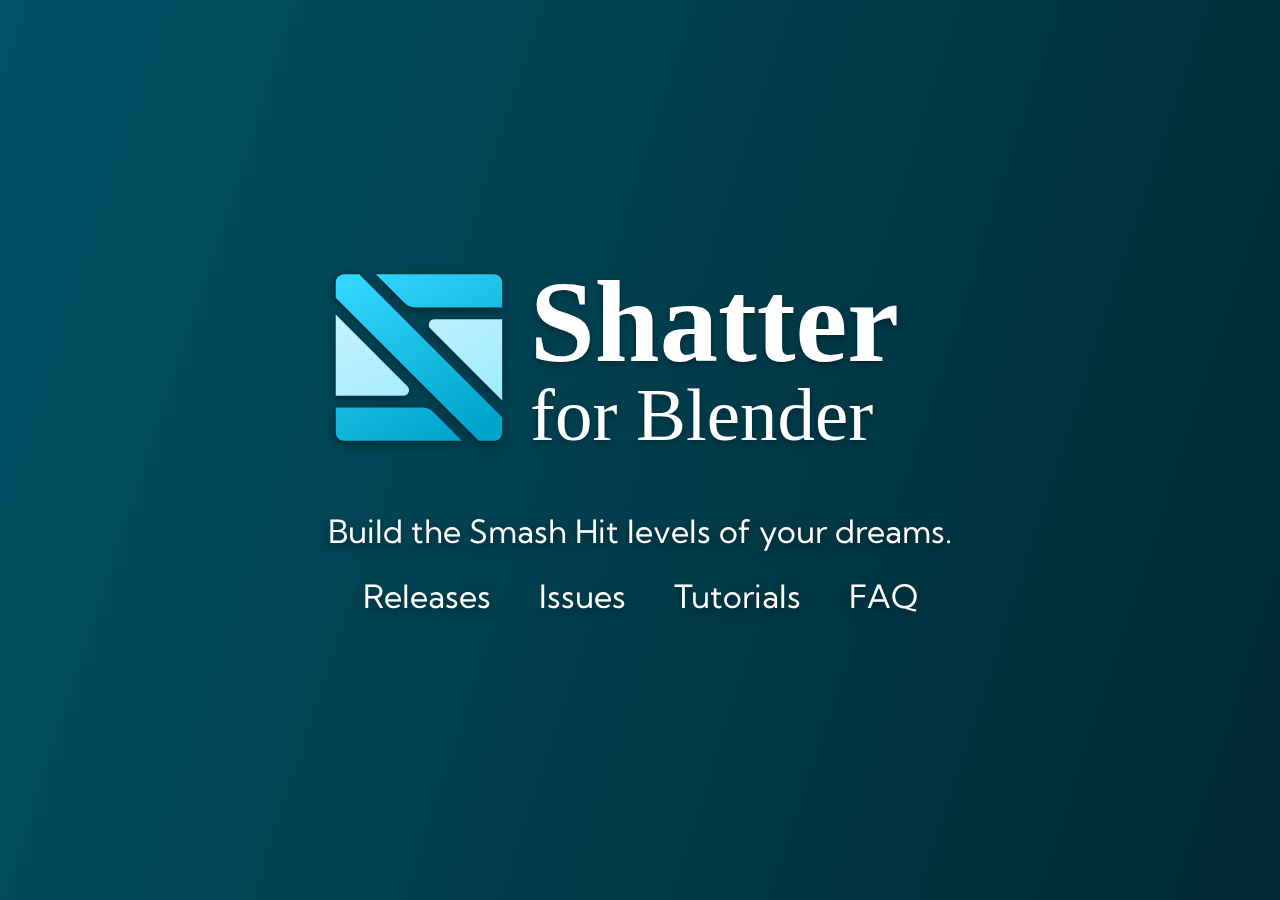
<file: assets/index.html>
<!DOCTYPE html>
<html>
	<head>
		<meta charset="utf-8"/>
		<link rel="shortcut icon" type="image/png" href="./icon.png"/>
		<title>Shatter for Blender &mdash; Smash Hit Level Editor</title>
		<meta name="description" content="Smash Hit™ Blender® Tools is an addon for the 3D modeling software Blender that allows the creation of Smash Hit segments."/>
		<meta name="keywords" content="Smash Hit, Modding, Blender, Level Editor, Segment Editor, Smash Hit Blender Tools, Carambola"/>
		<link rel="preconnect" href="https://fonts.googleapis.com">
		<link rel="preconnect" href="https://fonts.gstatic.com" crossorigin>
		<link href="https://fonts.googleapis.com/css2?family=Kumbh+Sans:wght@400;500;700&display=swap" rel="stylesheet">
		<style>
			* {
				padding: 0;
				margin: 0;
			}
			
			:root {
				--font-family: "Kumbh Sans", sans-serif;
			}
			
			.content-main {
				background-image: linear-gradient(0.3turn, #005266, #002933);
				height: 100vh;
				width: 100vw;
			}
			
			.items {
				position: fixed;
				top: 50vh;
				left: 50vw;
				transform: translate(-50%, -50%);
				width: 40em;
			}
			
			.text-row, .link-row, a {
				color: #fff;
				font-size: 24pt;
				font-family: var(--font-family);
				text-shadow: 0 0.125em 0.25em #0006;
				text-align: center;
				text-decoration: none;
				margin-bottom: 0.8em;
			}
			
			a:hover {
				color: #66e0ff;
			}
			
			.items-spacer {
				display: inline-block;
				width: 1em;
				height: 1px;
			}
			
			::selection {
				background: #00a3cc60;
			}
		</style>
	</head>
	<body>
		<div class="content-main">
			<div class="items">
				<img src="./ShatterForBlender-FreeFont.svg" width="100%" style="margin-bottom: 3em;"/>
				<div class="text-row">
					<p>Build the Smash Hit levels of your dreams.</p>
				</div>
				<div class="link-row">
					<a href="https://github.com/Smashing-Tech/Smash-Hit-Blender-Tools">Releases</a>
					<span class="items-spacer"></span>
					<a href="https://github.com/Smashing-Tech/Smash-Hit-Blender-Tools/issues">Issues</a>
					<span class="items-spacer"></span>
					<a href="https://www.youtube.com/playlist?list=PL9lOKwOG5hg6yscbrZwv4cXlM3tiHMrud">Tutorials</a>
					<span class="items-spacer"></span>
					<a href="./faq.html">FAQ</a>
				</div>
			</div>
		</div>
	</body>
</html>
</file>
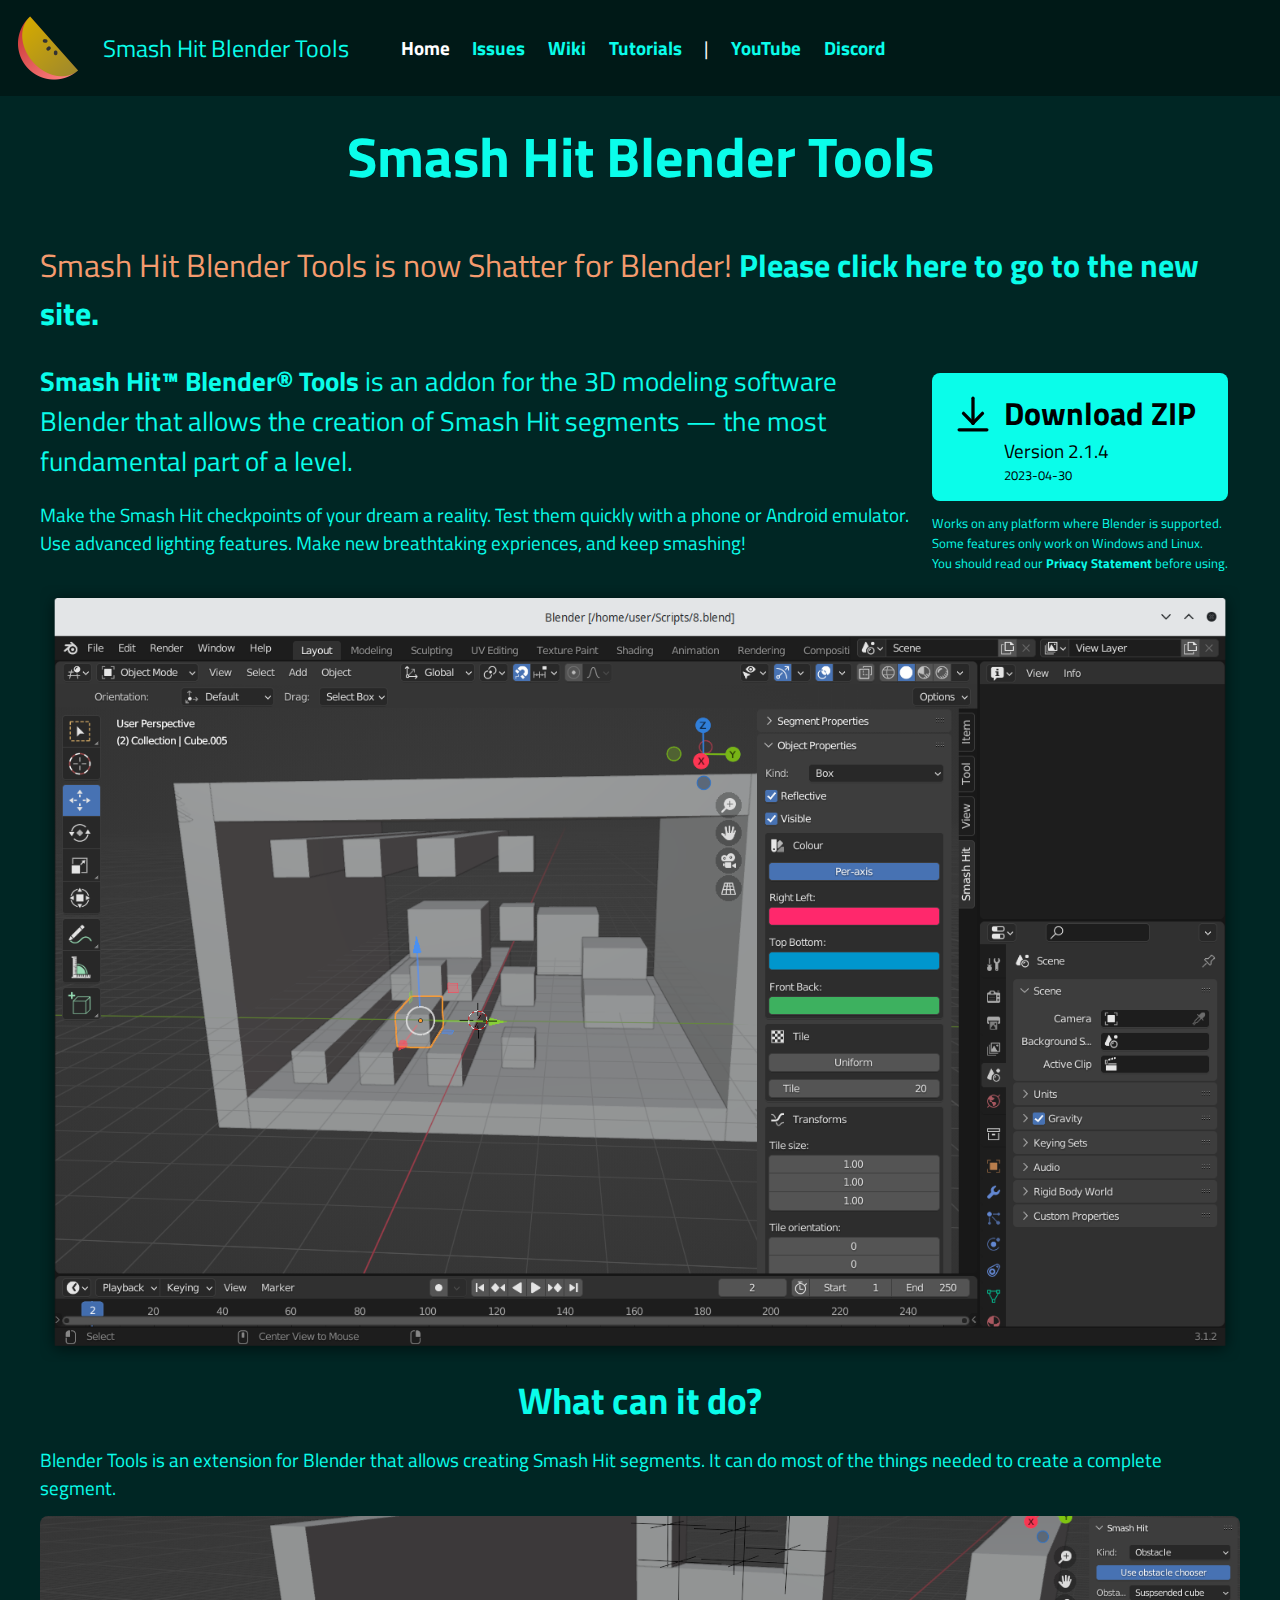
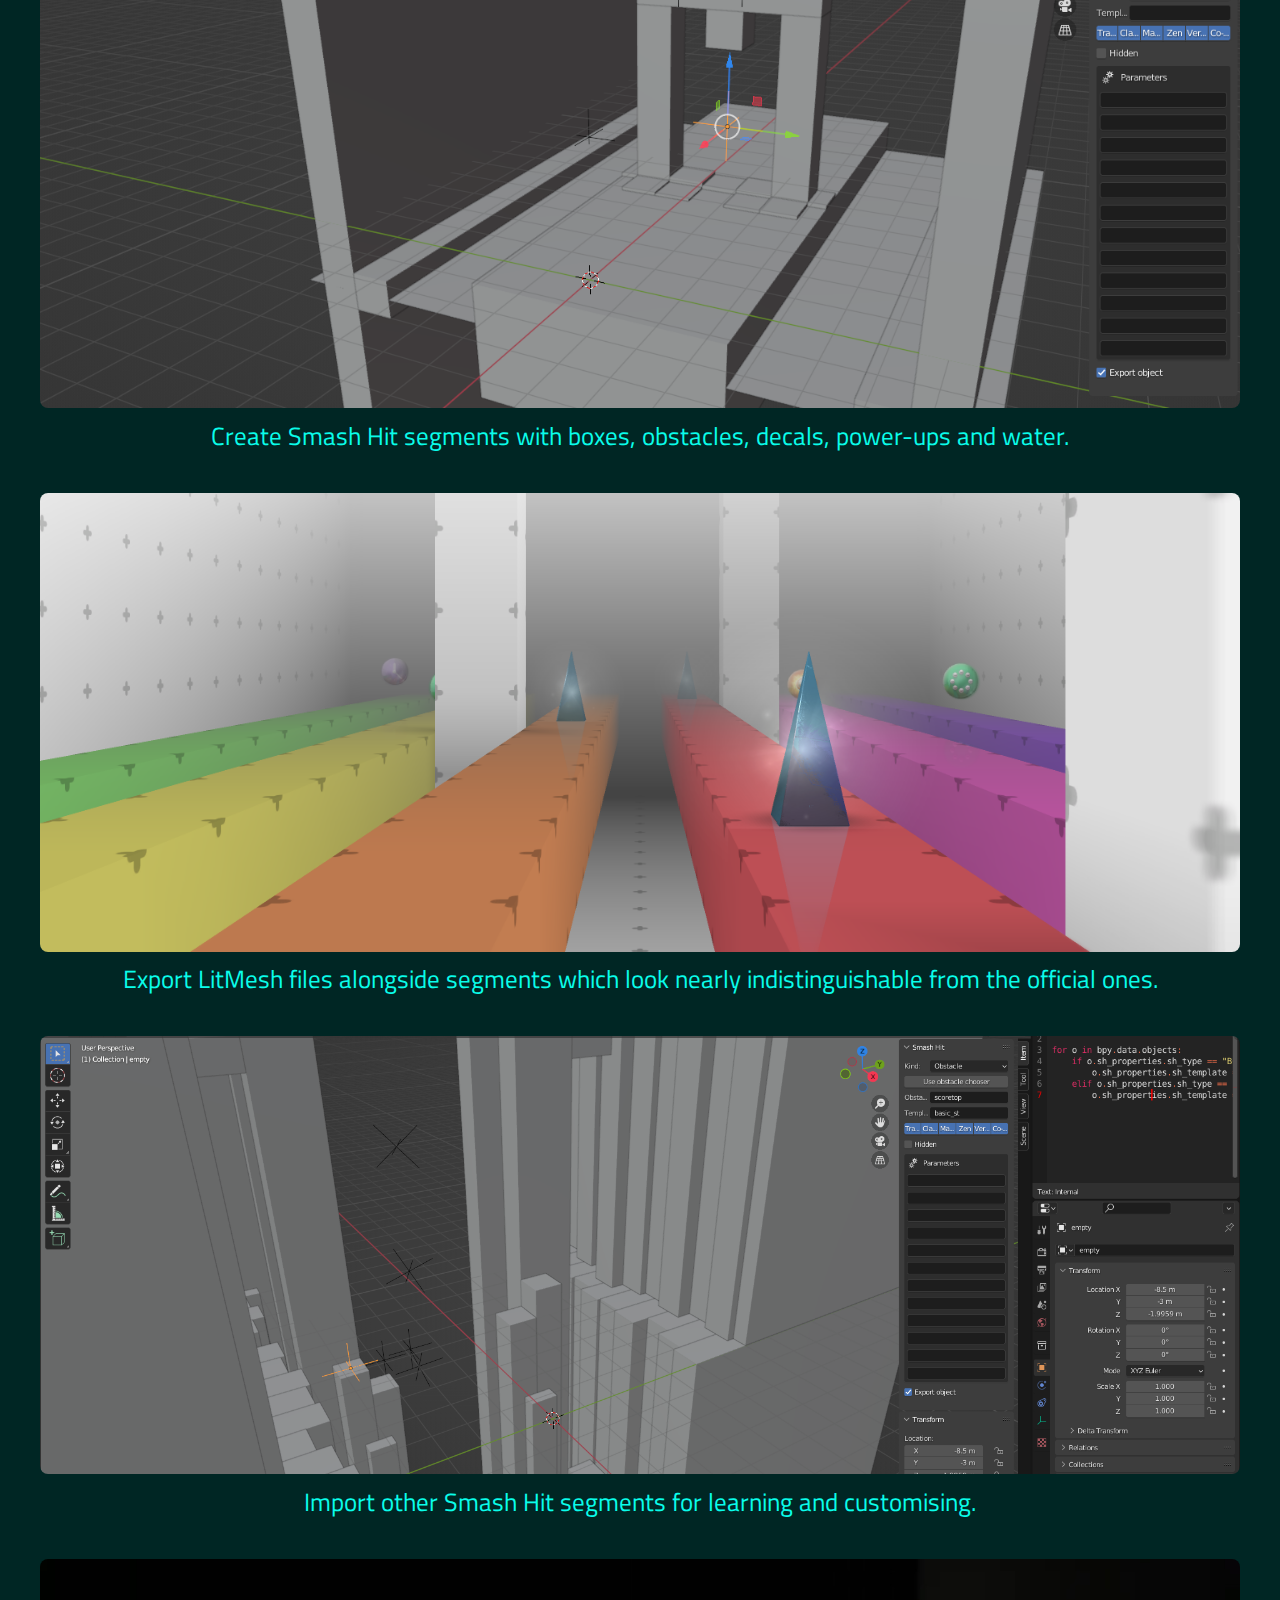
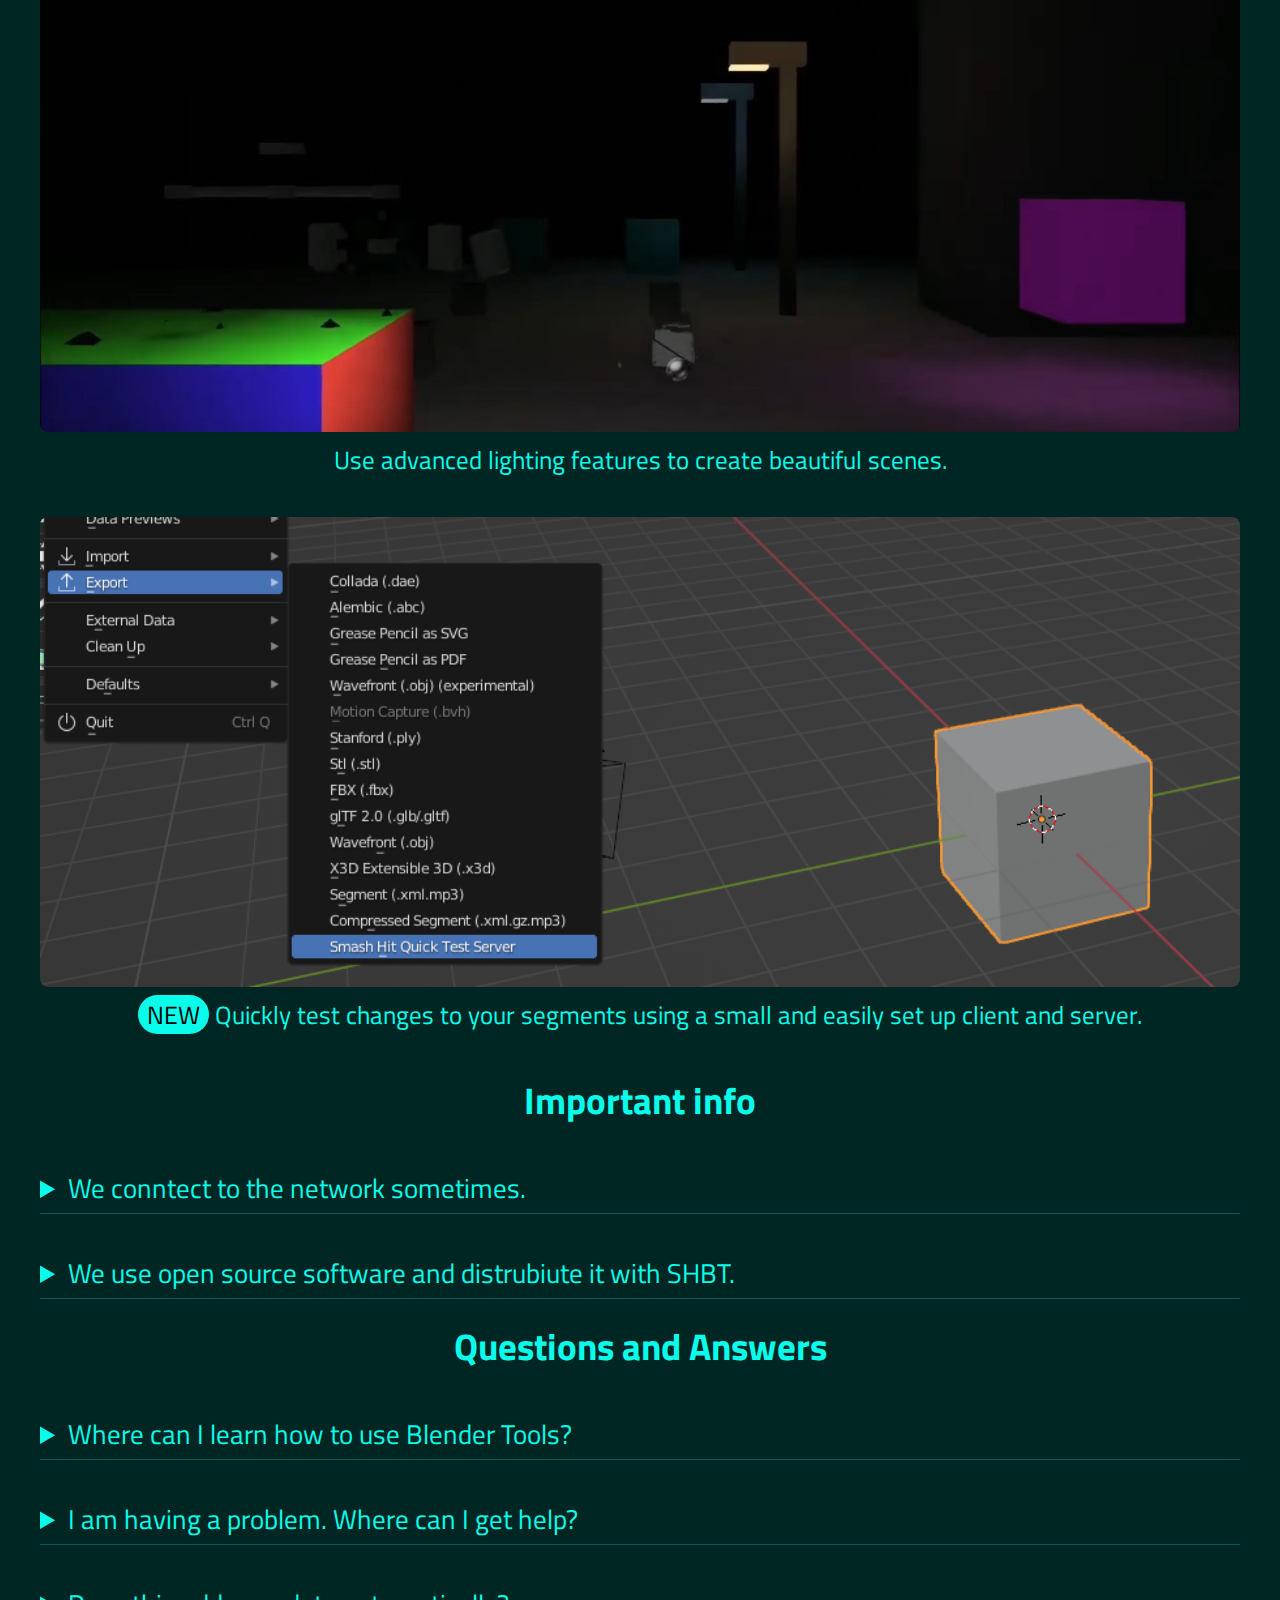
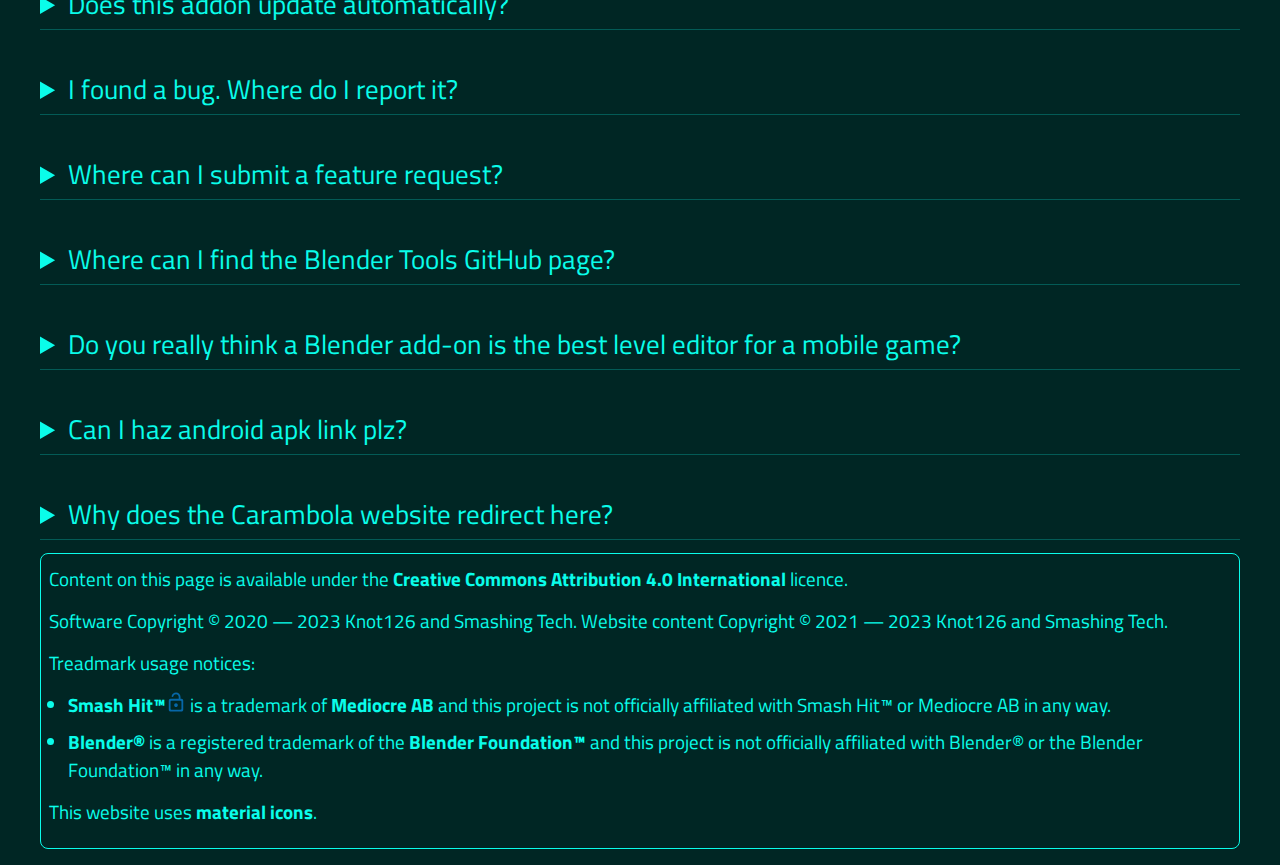
<file: docs/index.html>
<!DOCTYPE html>
<html>
	<head>
		<meta charset="utf-8"/>
		<link rel="shortcut icon" type="image/png" href="./icon.png"/>
		<link rel="stylesheet" href="./main.css"/>
		<title>Smash Hit™ Blender® Tools: Smash Hit Level Editor</title>
		<meta name="description" content="Smash Hit™ Blender® Tools is an addon for the 3D modeling software Blender that allows the creation of Smash Hit segments."/>
		<meta name="keywords" content="Smash Hit, Modding, Blender, Level Editor, Segment Editor, Smash Hit Blender Tools, Carambola"/>
	</head>
	<body>
		<div class="navbar-section">
			<div class="cb-top-item"><img src="./icon.png" height="64px"/></div>
			<div class="cb-logo-item">Smash Hit Blender Tools</div>
			<div class="cb-top-item"><b>Home</b></div>
			<div class="cb-top-item"><a href="https://github.com/Smashing-Tech/Smash-Hit-Blender-Tools/issues">Issues</a></div>
			<div class="cb-top-item"><a href="https://github.com/Smashing-Tech/Smash-Hit-Blender-Tools/wiki">Wiki</a></div>
			<div class="cb-top-item"><a href="https://www.youtube.com/playlist?list=PL9lOKwOG5hg6yscbrZwv4cXlM3tiHMrud">Tutorials</a></div>
			<div class="cb-top-item">|</div>
			<div class="cb-top-item"><a href="https://youtube.com/@SmashHitLab">YouTube</a></div>
			<div class="cb-top-item"><a href="https://discord.gg/7kra7Z3UNn">Discord</a></div>
		</div>
		<div class="main-section nc-top nc-bottom">
			<h1 class="post-navbar-padding">Smash Hit Blender Tools</h1>
			<p style="color: #f49b6e; font-size: 24pt;">Smash Hit Blender Tools is now Shatter for Blender! <a href="https://shatter-team.github.io/Shatter/">Please click here to go to the new site.</a></p>
			<div class="carambola-download">
				<div class="carambola-download-box" onclick="window.open('https://github.com/smashing-tech/Smash-Hit-Blender-Tools/releases/download/2.1.4/shbt_2.1.4.zip')">
					<div class="carambola-download-left">
						<img src="./download.svg" alt="Download icon" width="100%"/>
					</div>
					<div class="carambola-download-right">
						<p class="carambola-big">Download ZIP</p>
						<p>Version 2.1.4</p>
						<p class="small-text">2023-04-30</p>
					</div>
				</div>
				<p class="small-text">Works on any platform where Blender is supported.<br/>Some features only work on Windows and Linux.<br/>You should read our <a href="./privacy.html">Privacy Statement</a> before using.</p>
			</div>
			<p class="cb-quote"><b>Smash Hit™ Blender® Tools</b> is an addon for the 3D modeling software Blender that allows the creation of Smash Hit segments &mdash; the most fundamental part of a level.</p>
			<p>Make the Smash Hit checkpoints of your dream a reality. Test them quickly with a phone or Android emulator. Use advanced lighting features. Make new breathtaking expriences, and keep smashing!</p>
			<img class="billboard" src="./screen.png" width="100%"/>
			<h2>What can it do?</h2>
			<p>Blender Tools is an extension for Blender that allows creating Smash Hit segments. It can do most of the things needed to create a complete segment.</p>
			
			<img class="billboard" src="./create.png" width="100%"/>
			<p class="feature">Create Smash Hit segments with boxes, obstacles, decals, power-ups and water.</p>
			
			<img class="billboard" src="./mesh.png" width="100%"/>
			<p class="feature">Export LitMesh files alongside segments which look nearly indistinguishable from the official ones.</p>
			
			<img class="billboard" src="./import.png" width="100%"/>
			<p class="feature">Import other Smash Hit segments for learning and customising.</p>
			
			<img class="billboard" src="./lighting.jpg" width="100%"/>
			<p class="feature">Use advanced lighting features to create beautiful scenes.</p>
			
			<img class="billboard" src="./quick.png" width="100%"/>
			<p class="feature"><span class="new-token">NEW</span> Quickly test changes to your segments using a small and easily set up client and server.</p>
			
			<h2>Important info</h2>
			
			<details>
				<summary>We conntect to the network sometimes.</summary>
				<p>We do not have explicit terms or policies; however, we do have a <a href="privacy.html">privacy statement</a> since there are some features of Blender Tools that could pose a privacy or security risk due to using the network.</p>
				<p><b>The SHBT developers do not currently and do not plan to collect any telemetry data from users.</b></p>
			</details>
			
			<details>
				<summary>We use open source software and distrubiute it with SHBT.</summary>
				<p>We use <a href="https://stuvel.eu/software/rsa/">Python-RSA</a> for cryptographically signing and verifying updates.</p>
			</details>
			
			<h2>Questions and Answers</h2>
			
			<details>
				<summary>Where can I learn how to use Blender Tools?</summary>
				<p>There are two official resources for learning Blender Tools: <a href="https://github.com/Smashing-Tech/Smash-Hit-Blender-Tools/wiki">the Wiki</a> and <a href="https://www.youtube.com/playlist?list=PL9lOKwOG5hg6yscbrZwv4cXlM3tiHMrud">a short video series</a>. You might find the videos easier to understand, though you are free to choose what you like.</p>
				<div class="warning-main">
					<div class="warning-left"><img src="./warning.svg" height="32px"/></div>
					<div class="warning-right"><p>Please keep in mind that the videos might be outdated, so if you see that something that looks different from the video, that is most likely why.</p></div>
				</div>
			</details>
			
			<details>
				<summary>I am having a problem. Where can I get help?</summary>
				<p>Please join the <a href="https://discord.gg/sJvZPcafyN">Smash Hit Lab discord</a>! There are many people who can help, so you are more likely to get a response.</p>
				<div class="warning-main">
					<div class="warning-left"><img src="./warning.svg" height="32px"/></div>
					<div class="warning-right"><p>Please do not try to contact the Blender Tools developers directly; we would like to help, but we don't have time to provide private support for everyone.</p></div>
				</div>
			</details>
			
			<details>
				<summary>Does this addon update automatically?</summary>
				<p>Blender Tools will notify you if there is an update, but it will not install it by default. If you want updates to be installed automatically, go to <code>Edit</code> → <code>Preferences</code> → <code>Add ons</code>, search for "Smash Hit Tools", then enable the "Automatically install updates" option.</p>
			</details>
			
			<details>
				<summary>I found a bug. Where do I report it?</summary>
				<p>Please submit bugs to the <a href="https://github.com/Smashing-Tech/Smash-Hit-Blender-Tools/issues">issue tracker on GitHub</a>.</p>
			</details>
			
			<details>
				<summary>Where can I submit a feature request?</summary>
				<p>Please submit feature requests to the <a href="https://github.com/Smashing-Tech/Smash-Hit-Blender-Tools/issues">issue tracker on GitHub</a>.</p>
			</details>
			
			<details>
				<summary>Where can I find the Blender Tools GitHub page?</summary>
				<p>It is here: <a href="https://github.com/Smashing-Tech/Smash-Hit-Blender-Tools">https://github.com/Smashing-Tech/Smash-Hit-Blender-Tools</a></p>
			</details>
			
			<details>
				<summary>Do you really think a Blender add-on is the best level editor for a mobile game?</summary>
				<p>For many games, we know it's probably not. From the start of the project, we did not intend to create the best possible editor; instead, we wanted to make some form of segment editing possible without resorting to editing text files, and more importantly, see what and what not to do in order to make a good editor.</p>
				<p>From the <a href="https://smashingmods.fandom.com/wiki/User_blog:Knot126/Smash_Hit_Blender_Tools_Beta_Now_Out!">original Blender Tools blog post</a>:</p>
				<p><i>"Really, this plugin is more about giving future flexibility and helping spot issues that would be helpful to know in the future."</i></p>
			</details>
			
			<details>
				<summary>Can I haz android apk link plz?</summary>
				<p>Unfortunately, Blender Tools is not available for Android because Blender is not available for Android. Also, keep in mind that there are very few 3D level editors for games on mobile in general for good reasons &mdash; the experience would be painful!</p>
				<div class="tip-main">
					<div class="warning-left"><img src="./tip.svg" height="32px"/></div>
					<div class="warning-right"><p>If you really need to make levels on Android, you can try <a href="https://github.com/Smashing-Tech/Carambola/releases/download/2021-10-17/Carambola_2021-10-17.apk">Carambola version 2021-10-17 (beta)</a>. Please note that Carambola does not receive updates anymore, and people are not likely to help you if you get stuck or run into issues.</p></div>
				</div>
			</details>
			
			<details>
				<summary>Why does the Carambola website redirect here?</summary>
				<p>Since the website is more popular on Google, it is more helpful if the website leads to a better maintained level editor.</p>
				<p>If you still want to visit the old site, <a href="https://github.com/Smashing-Tech/Carambola/archive/391a06d9f65e4664dd5bd3887893efb789ae872c.zip">download this zip file</a>, extract it and view the HTML files in the website folder.</p>
				<div class="warning-main">
					<div class="warning-left"><img src="./warning.svg" height="32px"/></div>
					<div class="warning-right"><p>There aren't many useful things on that website. We provide the download link for historical purposes only.</p></div>
				</div>
			</details>
			
			<div class="bottom-section">
				<p>Content on this page is available under the <a rel="license" href="https://creativecommons.org/licenses/by/4.0/legalcode">Creative Commons Attribution 4.0 International</a> licence.</p>
				<p>Software Copyright &#169; 2020 &mdash; 2023 Knot126 and Smashing Tech. Website content Copyright &#169; 2021 &mdash; 2023 Knot126 and Smashing Tech.</p>
				<p>Treadmark usage notices:</p>
				<ul>
					<li><a class="insecure-link" href="http://smashhitgame.com/">Smash Hit™</a> is a trademark of <a href="https://mediocre.se">Mediocre AB</a> and this project is not officially affiliated with Smash Hit™ or Mediocre AB in any way.</li>
					<li><a href="https://blender.org/">Blender®</a> is a registered trademark of the <a href="https://www.blender.org/about/foundation/">Blender Foundation™</a> and this project is not officially affiliated with Blender® or the Blender Foundation™ in any way.</li>
				</ul>
				<p>This website uses <a href="https://fonts.google.com/icons?selected=Material+Icons">material icons</a>.</p>
			</div>
		</div>
	</body>
</html>
</file>
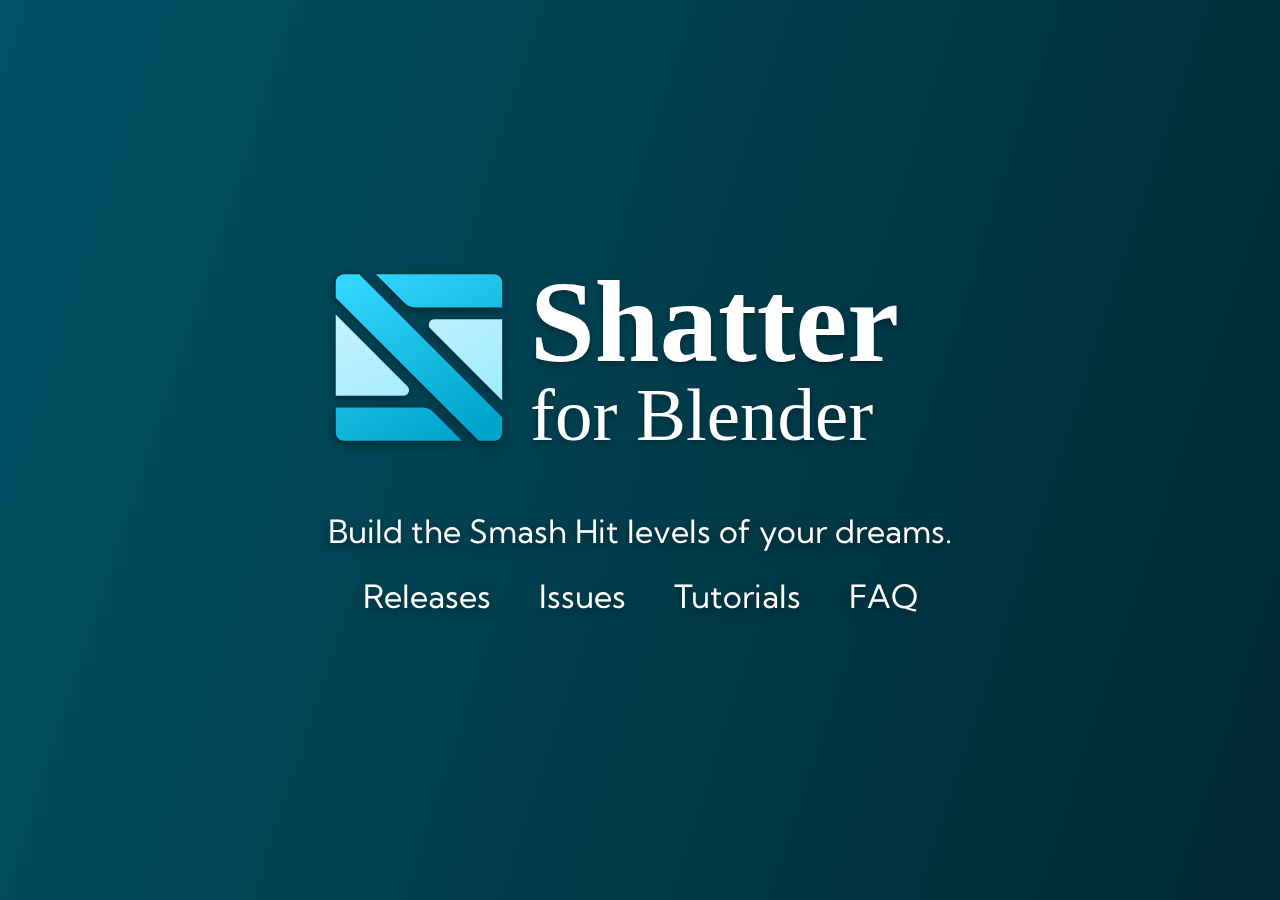
<file: new_site/index.html>
<!DOCTYPE html>
<html>
	<head>
		<meta charset="utf-8"/>
		<link rel="shortcut icon" type="image/png" href="./res/icon.png"/>
		<title>Shatter for Blender &mdash; Smash Hit Level Editor</title>
		<!-- Metadata -->
		<meta name="description" content="Smash Hit™ Blender® Tools is an addon for the 3D modeling software Blender that allows the creation of Smash Hit segments."/>
		<meta name="keywords" content="Smash Hit, Modding, Blender, Level Editor, Segment Editor, Smash Hit Blender Tools, Carambola"/>
		<!-- Kumbh Sans font -->
		<link rel="preconnect" href="https://fonts.googleapis.com">
		<link rel="preconnect" href="https://fonts.gstatic.com" crossorigin>
		<link href="https://fonts.googleapis.com/css2?family=Kumbh+Sans:wght@400;500;700&display=swap" rel="stylesheet">
		<!-- This site is simple enough to keep the css inline. -->
		<style>
			* {
				padding: 0;
				margin: 0;
			}
			
			:root {
				--font-family: "Kumbh Sans", sans-serif;
			}
			
			.content-main {
				background-image: linear-gradient(0.3turn, #005266, #002933);
				height: 100vh;
				width: 100vw;
			}
			
			.items {
				position: fixed;
				top: 50vh;
				left: 50vw;
				transform: translate(-50%, -50%);
				width: 40em;
			}
			
			.text-row, .link-row, a {
				color: #fff;
				font-size: 24pt;
				font-family: var(--font-family);
				text-shadow: 0 0.125em 0.25em #0006;
				text-align: center;
				text-decoration: none;
				margin-bottom: 0.8em;
			}
			
			a:hover {
				color: #66e0ff;
			}
			
			.items-spacer {
				display: inline-block;
				width: 1em;
				height: 1px;
			}
			
			::selection {
				background: #00a3cc60;
			}
		</style>
	</head>
	<body>
		<div class="content-main">
			<div class="items">
				<!-- - - - - - - - - - - - - -->
				<div class="head-row">
					<img src="./res/logo.svg" width="100%" style="margin-bottom: 3em;"/>
				</div>
				<!-- - - - - - - - - - - - - -->
				<div class="text-row">
					<p>Build the Smash Hit levels of your dreams.</p>
				</div>
				<!-- - - - - - - - - - - - - -->
				<div class="link-row">
					<a href="https://github.com/Smashing-Tech/Smash-Hit-Blender-Tools">Releases</a>
					<span class="items-spacer"></span>
					<a href="https://github.com/Smashing-Tech/Smash-Hit-Blender-Tools/issues">Issues</a>
					<span class="items-spacer"></span>
					<a href="https://www.youtube.com/playlist?list=PL9lOKwOG5hg6yscbrZwv4cXlM3tiHMrud">Tutorials</a>
					<span class="items-spacer"></span>
					<a href="./faq.html">FAQ</a>
				</div>
				<!-- - - - - - - - - - - - - -->
			</div>
		</div>
	</body>
</html>
</file>
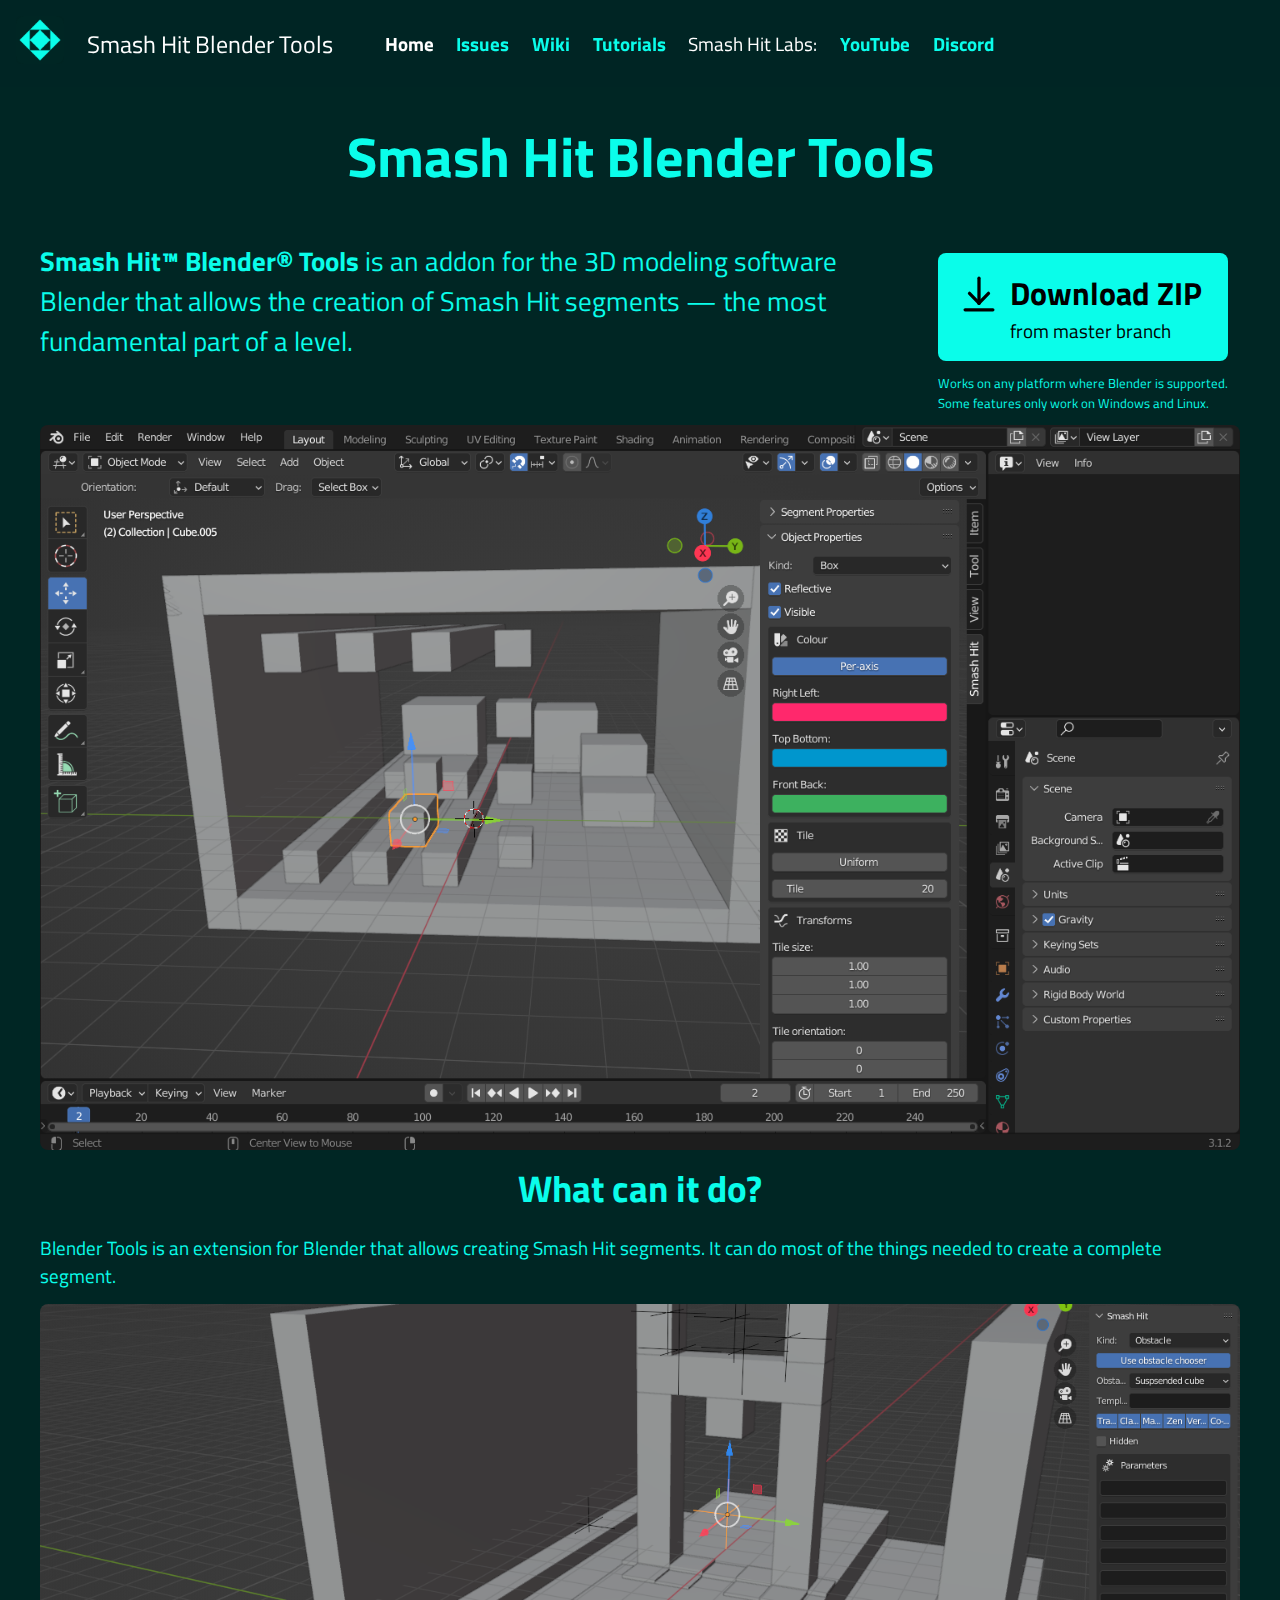
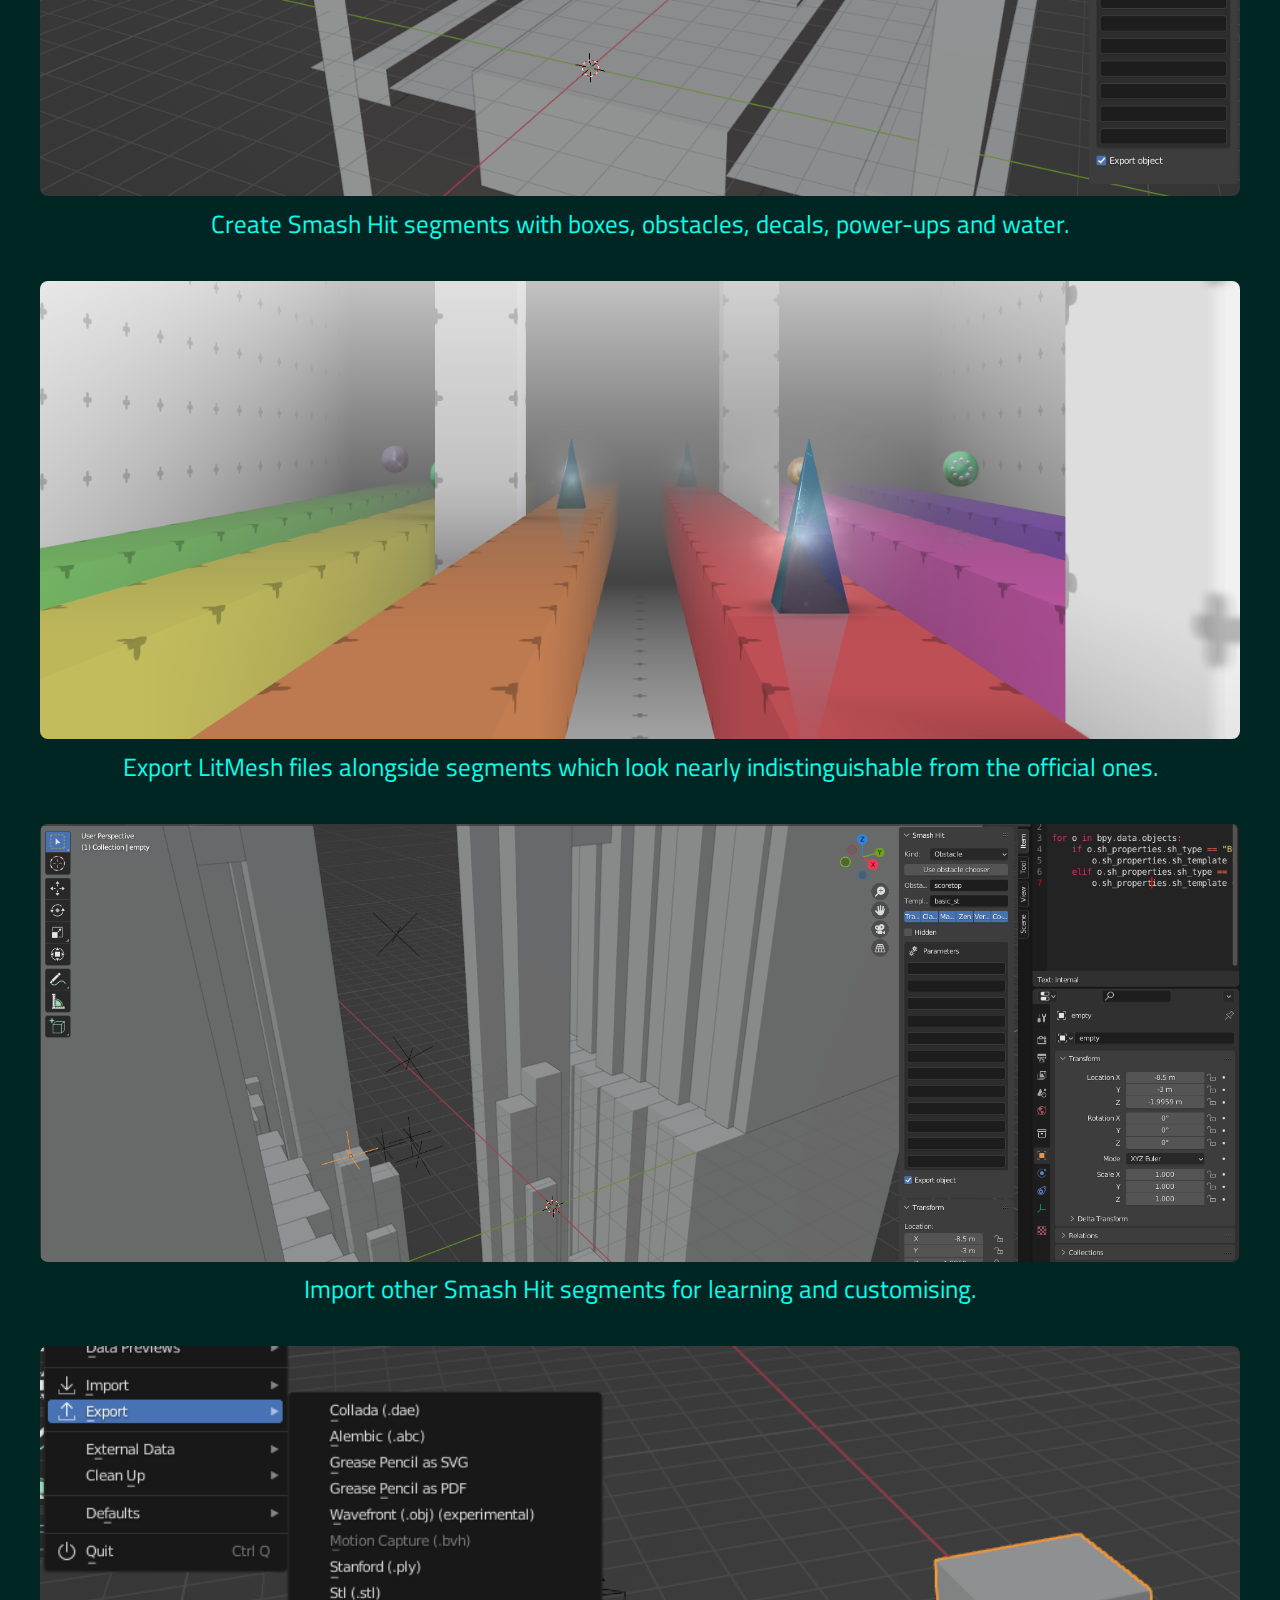
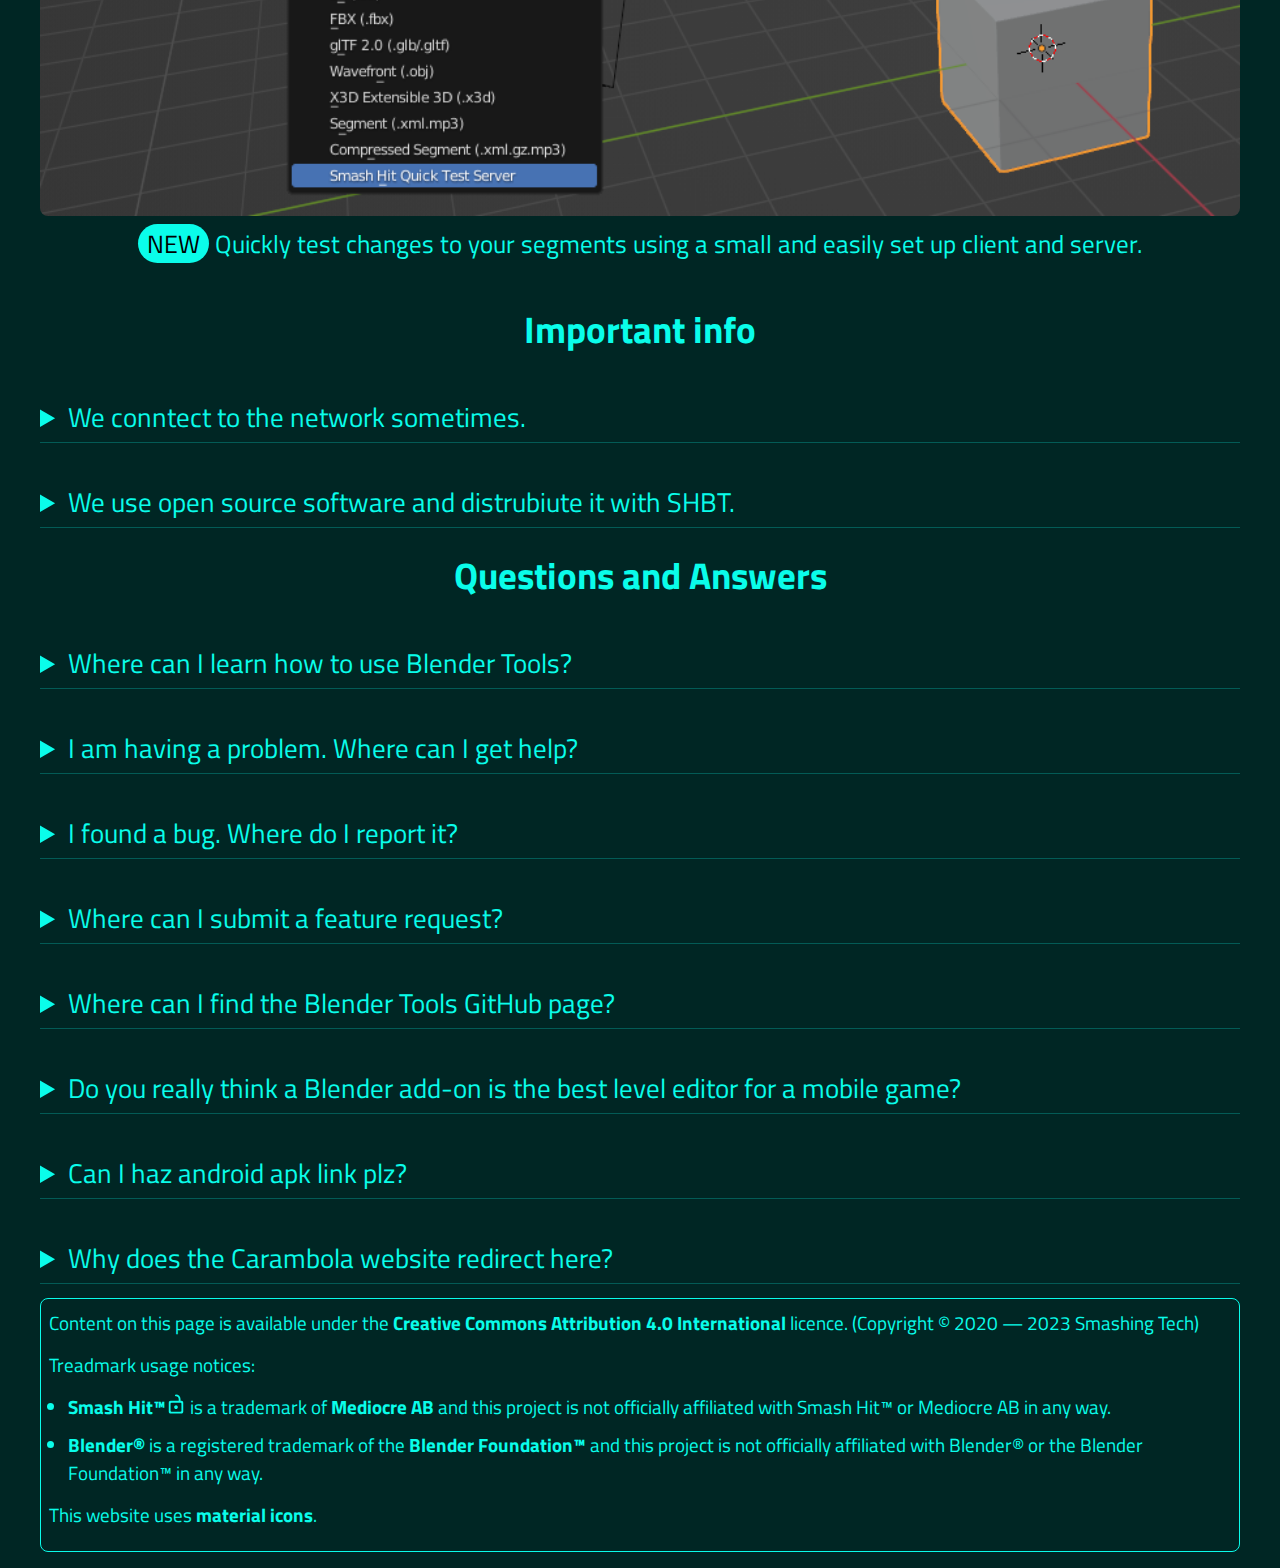
<file: d/docs/index.html>
<!DOCTYPE html>
<html>
	<head>
		<meta charset="utf-8"/>
		<link rel="shortcut icon" type="image/png" href="./icon.png"/>
		<link rel="stylesheet" href="./main.css"/>
		<title>Smash Hit™ Blender® Tools: Smash Hit Level Editor</title>
		<meta name="description" content="Smash Hit™ Blender® Tools is an addon for the 3D modeling software Blender that allows the creation of Smash Hit segments."/>
		<meta name="keywords" content="Smash Hit, Modding, Blender, Level Editor, Segment Editor, Smash Hit Blender Tools, Carambola"/>
	</head>
	<body>
		<div class="navbar-section">
			<div class="cb-top-item"><img src="./icon.png" height="48px"/></div>
			<div class="cb-logo-item">Smash Hit Blender Tools</div>
			<div class="cb-top-item"><b>Home</b></div>
			<div class="cb-top-item"><a href="https://github.com/Smashing-Tech/Smash-Hit-Blender-Tools/issues">Issues</a></div>
			<div class="cb-top-item"><a href="https://github.com/Smashing-Tech/Smash-Hit-Blender-Tools/wiki">Wiki</a></div>
			<div class="cb-top-item"><a href="https://www.youtube.com/playlist?list=PL9lOKwOG5hg6yscbrZwv4cXlM3tiHMrud">Tutorials</a></div>
			<div class="cb-top-item">Smash Hit Labs:</div>
			<div class="cb-top-item"><a href="https://youtube.com/@SmashHitLab">YouTube</a></div>
			<div class="cb-top-item"><a href="https://discord.gg/7kra7Z3UNn">Discord</a></div>
		</div>
		<div class="main-section nc-top nc-bottom">
			<h1 class="post-navbar-padding">Smash Hit Blender Tools</h1>
			<div class="carambola-download">
				<div class="carambola-download-box" onclick="window.open('https://github.com/Smashing-Tech/Smash-Hit-Blender-Tools/archive/refs/heads/main.zip')">
					<div class="carambola-download-left">
						<img src="./download.svg" alt="Download icon" width="100%"/>
					</div>
					<div class="carambola-download-right">
						<p class="carambola-big">Download ZIP</p>
						<p>from master branch</p>
					</div>
				</div>
				<p class="small-text">Works on any platform where Blender is supported.<br/>Some features only work on Windows and Linux.</p>
			</div>
			<p class="cb-quote"><b>Smash Hit™ Blender® Tools</b> is an addon for the 3D modeling software Blender that allows the creation of Smash Hit segments &mdash; the most fundamental part of a level.</p>
			<img class="billboard" src="./screen.png" width="100%"/>
			<h2>What can it do?</h2>
			<p>Blender Tools is an extension for Blender that allows creating Smash Hit segments. It can do most of the things needed to create a complete segment.</p>
			
			<img class="billboard" src="./create.png" width="100%"/>
			<p class="feature">Create Smash Hit segments with boxes, obstacles, decals, power-ups and water.</p>
			
			<img class="billboard" src="./mesh.png" width="100%"/>
			<p class="feature">Export LitMesh files alongside segments which look nearly indistinguishable from the official ones.</p>
			
			<img class="billboard" src="./import.png" width="100%"/>
			<p class="feature">Import other Smash Hit segments for learning and customising.</p>
			
<!-- 		<iframe style="min-width: 65em; min-height: 36.5em; border-radius: 0.425em" src="https://www.youtube.com/embed/FRYRGTvcXQk"></iframe> -->
			<img class="billboard" src="./quick.png" width="100%"/>
			<p class="feature"><span class="new-token">NEW</span> Quickly test changes to your segments using a small and easily set up client and server.</p>
			
			<h2>Important info</h2>
			
			<details>
				<summary>We conntect to the network sometimes.</summary>
				<p>We do not have explicit terms or policies; however, we do have a <a href="privacy.html">privacy statement</a> since there are some features of Blender Tools that could pose a privacy or security risk due to using the network.</p>
			</details>
			
			<details>
				<summary>We use open source software and distrubiute it with SHBT.</summary>
				<p>We use <a href="https://stuvel.eu/software/rsa/">Python-RSA</a> for cryptographically signing and verifying updates.</p>
			</details>
			
			<h2>Questions and Answers</h2>
			
			<details>
				<summary>Where can I learn how to use Blender Tools?</summary>
				<p>There are two official resources for learning Blender Tools: <a href="https://github.com/Smashing-Tech/Smash-Hit-Blender-Tools/wiki">the Wiki</a> and <a href="https://www.youtube.com/playlist?list=PL9lOKwOG5hg6yscbrZwv4cXlM3tiHMrud">a short video series</a>. You might find the videos easier to understand, though you are free to choose what you like.</p>
				<div class="warning-main">
					<div class="warning-left"><img src="./warning.svg" height="32px"/></div>
					<div class="warning-right"><p>Please keep in mind that the videos might be outdated, so if you see that something that looks different from the video, that is most likely why.</p></div>
				</div>
			</details>
			
			<details>
				<summary>I am having a problem. Where can I get help?</summary>
				<p>Please join the <a href="https://discord.gg/sJvZPcafyN">Smash Hit Lab discord</a>! There are many people who can help, so you are more likely to get a response.</p>
				<div class="warning-main">
					<div class="warning-left"><img src="./warning.svg" height="32px"/></div>
					<div class="warning-right"><p>Please do not try to contact the Blender Tools developers directly; we would like to help, but we don't have time to provide private support for everyone.</p></div>
				</div>
			</details>
			
			<details>
				<summary>I found a bug. Where do I report it?</summary>
				<p>Please submit bugs to the <a href="https://github.com/Smashing-Tech/Smash-Hit-Blender-Tools/issues">issue tracker on GitHub</a>.</p>
			</details>
			
			<details>
				<summary>Where can I submit a feature request?</summary>
				<p>Please submit feature requests to the <a href="https://github.com/Smashing-Tech/Smash-Hit-Blender-Tools/issues">issue tracker on GitHub</a>.</p>
			</details>
			
			<details>
				<summary>Where can I find the Blender Tools GitHub page?</summary>
				<p>It is here: <a href="https://github.com/Smashing-Tech/Smash-Hit-Blender-Tools">https://github.com/Smashing-Tech/Smash-Hit-Blender-Tools</a></p>
			</details>
			
			<details>
				<summary>Do you really think a Blender add-on is the best level editor for a mobile game?</summary>
				<p>For many games, we know it's probably not. From the start of the project, we did not intend to create the best possible editor; instead, we wanted to make some form of segment editing possible without resorting to editing text files, and more importantly, see what and what not to do in order to make a good editor.</p>
				<p>From the <a href="https://smashingmods.fandom.com/wiki/User_blog:Knot126/Smash_Hit_Blender_Tools_Beta_Now_Out!">original Blender Tools blog post</a>:</p>
				<p><i>"Really, this plugin is more about giving future flexibility and helping spot issues that would be helpful to know in the future."</i></p>
			</details>
			
			<details>
				<summary>Can I haz android apk link plz?</summary>
				<p>Unfortunately, Blender Tools is not available for Android because Blender is not available for Android. Also, keep in mind that there are very few 3D level editors for games on mobile in general for good reasons &mdash; the experience would be painful!</p>
				<div class="tip-main">
					<div class="warning-left"><img src="./tip.svg" height="32px"/></div>
					<div class="warning-right"><p>If you really need to make levels on Android, you can try <a href="https://github.com/Smashing-Tech/Carambola/releases/download/2021-10-17/Carambola_2021-10-17.apk">Carambola version 2021-10-17 (beta)</a>. Please note that Carambola does not receive updates anymore, and people are not likely to help you if you get stuck or run into issues.</p></div>
				</div>
			</details>
			
			<details>
				<summary>Why does the Carambola website redirect here?</summary>
				<p>Since the website is more popular on Google, it is more helpful if the website leads to a better maintained level editor.</p>
				<p>If you still want to visit the old site, <a href="https://github.com/Smashing-Tech/Carambola/archive/391a06d9f65e4664dd5bd3887893efb789ae872c.zip">download this zip file</a>, extract it and view the HTML files in the website folder.</p>
				<div class="warning-main">
					<div class="warning-left"><img src="./warning.svg" height="32px"/></div>
					<div class="warning-right"><p>There aren't many useful things on that website. We provide the download link for historical purposes only.</p></div>
				</div>
			</details>
			
			<div class="bottom-section">
				<p>Content on this page is available under the <a rel="license" href="https://creativecommons.org/licenses/by/4.0/legalcode">Creative Commons Attribution 4.0 International</a> licence. (Copyright &#169; 2020 &mdash; 2023 Smashing Tech)</p>
				<p>Treadmark usage notices:</p>
				<ul>
					<li><a class="insecure-link" href="http://smashhitgame.com/">Smash Hit™</a> is a trademark of <a href="https://mediocre.se">Mediocre AB</a> and this project is not officially affiliated with Smash Hit™ or Mediocre AB in any way.</li>
					<li><a href="https://blender.org/">Blender®</a> is a registered trademark of the <a href="https://www.blender.org/about/foundation/">Blender Foundation™</a> and this project is not officially affiliated with Blender® or the Blender Foundation™ in any way.</li>
				</ul>
				<p>This website uses <a href="https://fonts.google.com/icons?selected=Material+Icons">material icons</a>.</p>
			</div>
		</div>
	</body>
</html>
</file>
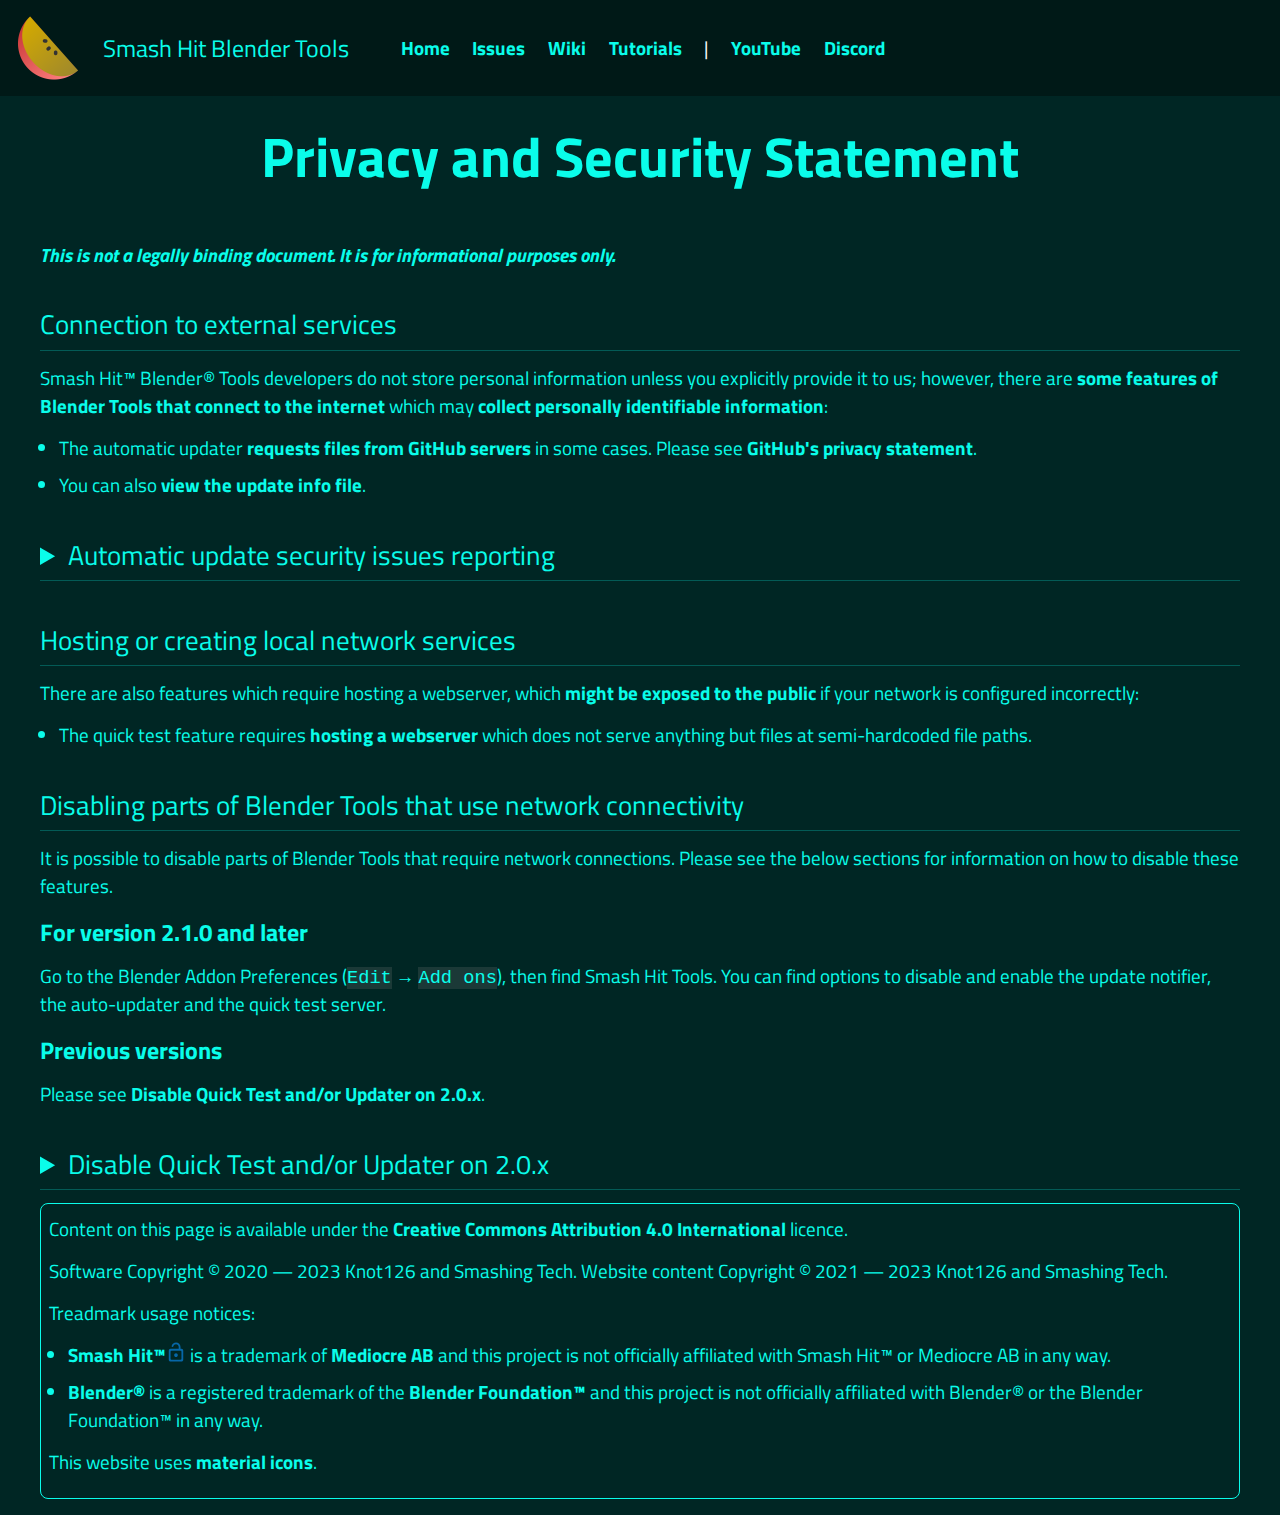
<file: docs/privacy.html>
<!DOCTYPE html>
<html>
	<head>
		<meta charset="utf-8"/>
		<link rel="shortcut icon" type="image/png" href="./icon.png"/>
		<link rel="stylesheet" href="./main.css"/>
		<title>Smash Hit™ Tools for Blender® &mdash; Privacy Statement</title>
		<meta name="description" content="Smash Hit™ Blender® Tools is an addon for the 3D modeling software Blender that allows the creation of Smash Hit segments."/>
		<meta name="keywords" content="Smash Hit, Modding, Blender, Level Editor, Segment Editor, Smash Hit Blender Tools, Carambola"/>
		<script>
			function decodeName(name) {
				let result = atob(atob(name));
				let place = document.getElementById("name-" + name);
				
				place.innerHTML = "" + result + "";
			}
		</script>
	</head>
	<body>
		<div class="navbar-section">
			<div class="cb-top-item"><img src="./icon.png" height="64px"/></div>
			<div class="cb-logo-item">Smash Hit Blender Tools</div>
			<div class="cb-top-item"><a href="./index.html">Home</a></div>
			<div class="cb-top-item"><a href="https://github.com/Smashing-Tech/Smash-Hit-Blender-Tools/issues">Issues</a></div>
			<div class="cb-top-item"><a href="https://github.com/Smashing-Tech/Smash-Hit-Blender-Tools/wiki">Wiki</a></div>
			<div class="cb-top-item"><a href="https://www.youtube.com/playlist?list=PL9lOKwOG5hg6yscbrZwv4cXlM3tiHMrud">Tutorials</a></div>
			<div class="cb-top-item">|</div>
			<div class="cb-top-item"><a href="https://youtube.com/@SmashHitLab">YouTube</a></div>
			<div class="cb-top-item"><a href="https://discord.gg/7kra7Z3UNn">Discord</a></div>
		</div>
		<div class="main-section nc-top nc-bottom">
			<h1 class="post-navbar-padding">Privacy and Security Statement</h1>
			<p><b><i>This is not a legally binding document. It is for informational purposes only.</i></b></p>
			<h3>Connection to external services</h3>
			<p>Smash Hit™ Blender® Tools developers do not store personal information unless you explicitly provide it to us; however, there are <b>some features of Blender Tools that connect to the internet</b> which may <b>collect personally identifiable information</b>:</p>
			<ul>
				<li>The automatic updater <b>requests files from GitHub servers</b> in some cases. Please see <a href="https://docs.github.com/en/site-policy/privacy-policies/github-privacy-statement">GitHub's privacy statement</a>.</li>
				<li>You can also <a href="update.json">view the update info file</a>.</li>
			</ul>
			<details>
				<summary>Automatic update security issues reporting</summary>
				<p>There has currently been no external security audit. If you find an issue or want to preform an audit, please report it to one of the following:</p>
				<ul>
					<li>Knot126 via Discord: <span id="name-UzI1dmRERXlOaU01TmpnMw" onclick="decodeName('UzI1dmRERXlOaU01TmpnMw')" style="cursor: pointer;">Click to see name</span></li>
					<li>Knot126 via Email: <span id="name-WTJSa1pYQndjSEF5TlRZZ1cyRjBYU0JuYldGcGJDQmJaRzkwWFNCamIyMA" onclick="decodeName('WTJSa1pYQndjSEF5TlRZZ1cyRjBYU0JuYldGcGJDQmJaRzkwWFNCamIyMA')" style="cursor: pointer;">Click to see email</span></li>
				</ul>
				<p><b>If you send an email or DM about non-security related issues, you will most likely be blocked.</b> Please keep discussion public unless it is sensitive.</p>
			</details>
			<h3>Hosting or creating local network services</h3>
			<p>There are also features which require hosting a webserver, which <b>might be exposed to the public</b> if your network is configured incorrectly:</p>
			<ul>
				<li>The quick test feature requires <b>hosting a webserver</b> which does not serve anything but files at semi-hardcoded file paths.</li>
			</ul>
			<h3>Disabling parts of Blender Tools that use network connectivity</h3>
			<p>It is possible to disable parts of Blender Tools that require network connections. Please see the below sections for information on how to disable these features.</p>
			<h4>For version 2.1.0 and later</h4>
			<p>Go to the Blender Addon Preferences (<code>Edit</code> → <code>Add ons</code>), then find Smash Hit Tools. You can find options to disable and enable the update notifier, the auto-updater and the quick test server.</p>
			<h4>Previous versions</h4>
			<p>Please see <a href="#disable-quick-test-and-or-updater-on-2-0-x">Disable Quick Test and/or Updater on 2.0.x</a>.</p>
			<details id="disable-quick-test-and-or-updater-on-2-0-x">
				<summary>Disable Quick Test and/or Updater on 2.0.x</summary>
				<h3>Disable the quick test server (before 2.1.0)</h3>
				<p>If you would like to disable the quick test server:
				<ul>
					<li>find the Blender addons folder</li>
					<li>open <code>blender_tools.py</code> in a text editor</li>
					<li>find the line that says <code>g_process_test_server = True</code></li>
					<li>replace <code>True</code> with <code>False</code></li>
					<li>save the file</li>
				</ul>
				<p>You will need to do this every time you update Blender Tools.</p>
				<h3>Disable the update notifier (before 2.1.0)</h3>
				<p>If you would like to disable the update notifier:
				<ul>
					<li>find the Blender addons folder</li>
					<li>open <code>common.py</code> in a text editor</li>
					<li>find the line that says <code>UPDATE_INFO = "https://smashing-tech.github.io/Smash-Hit-Blender-Tools/update.json"</code></li>
					<li>replace the line with <code>UPDATE_INFO = ""</code></p></li>
					<li>save the file</li>
				</ul>
				<p>You will need to do this every time you update Blender Tools.</p>
			</details>
			<div class="bottom-section">
				<p>Content on this page is available under the <a rel="license" href="https://creativecommons.org/licenses/by/4.0/legalcode">Creative Commons Attribution 4.0 International</a> licence.</p>
				<p>Software Copyright &#169; 2020 &mdash; 2023 Knot126 and Smashing Tech. Website content Copyright &#169; 2021 &mdash; 2023 Knot126 and Smashing Tech.</p>
				<p>Treadmark usage notices:</p>
				<ul>
					<li><a class="insecure-link" href="http://smashhitgame.com/">Smash Hit™</a> is a trademark of <a href="https://mediocre.se">Mediocre AB</a> and this project is not officially affiliated with Smash Hit™ or Mediocre AB in any way.</li>
					<li><a href="https://blender.org/">Blender®</a> is a registered trademark of the <a href="https://www.blender.org/about/foundation/">Blender Foundation™</a> and this project is not officially affiliated with Blender® or the Blender Foundation™ in any way.</li>
				</ul>
				<p>This website uses <a href="https://fonts.google.com/icons?selected=Material+Icons">material icons</a>.</p>
			</div>
		</div>
	</body>
</html>
</file>
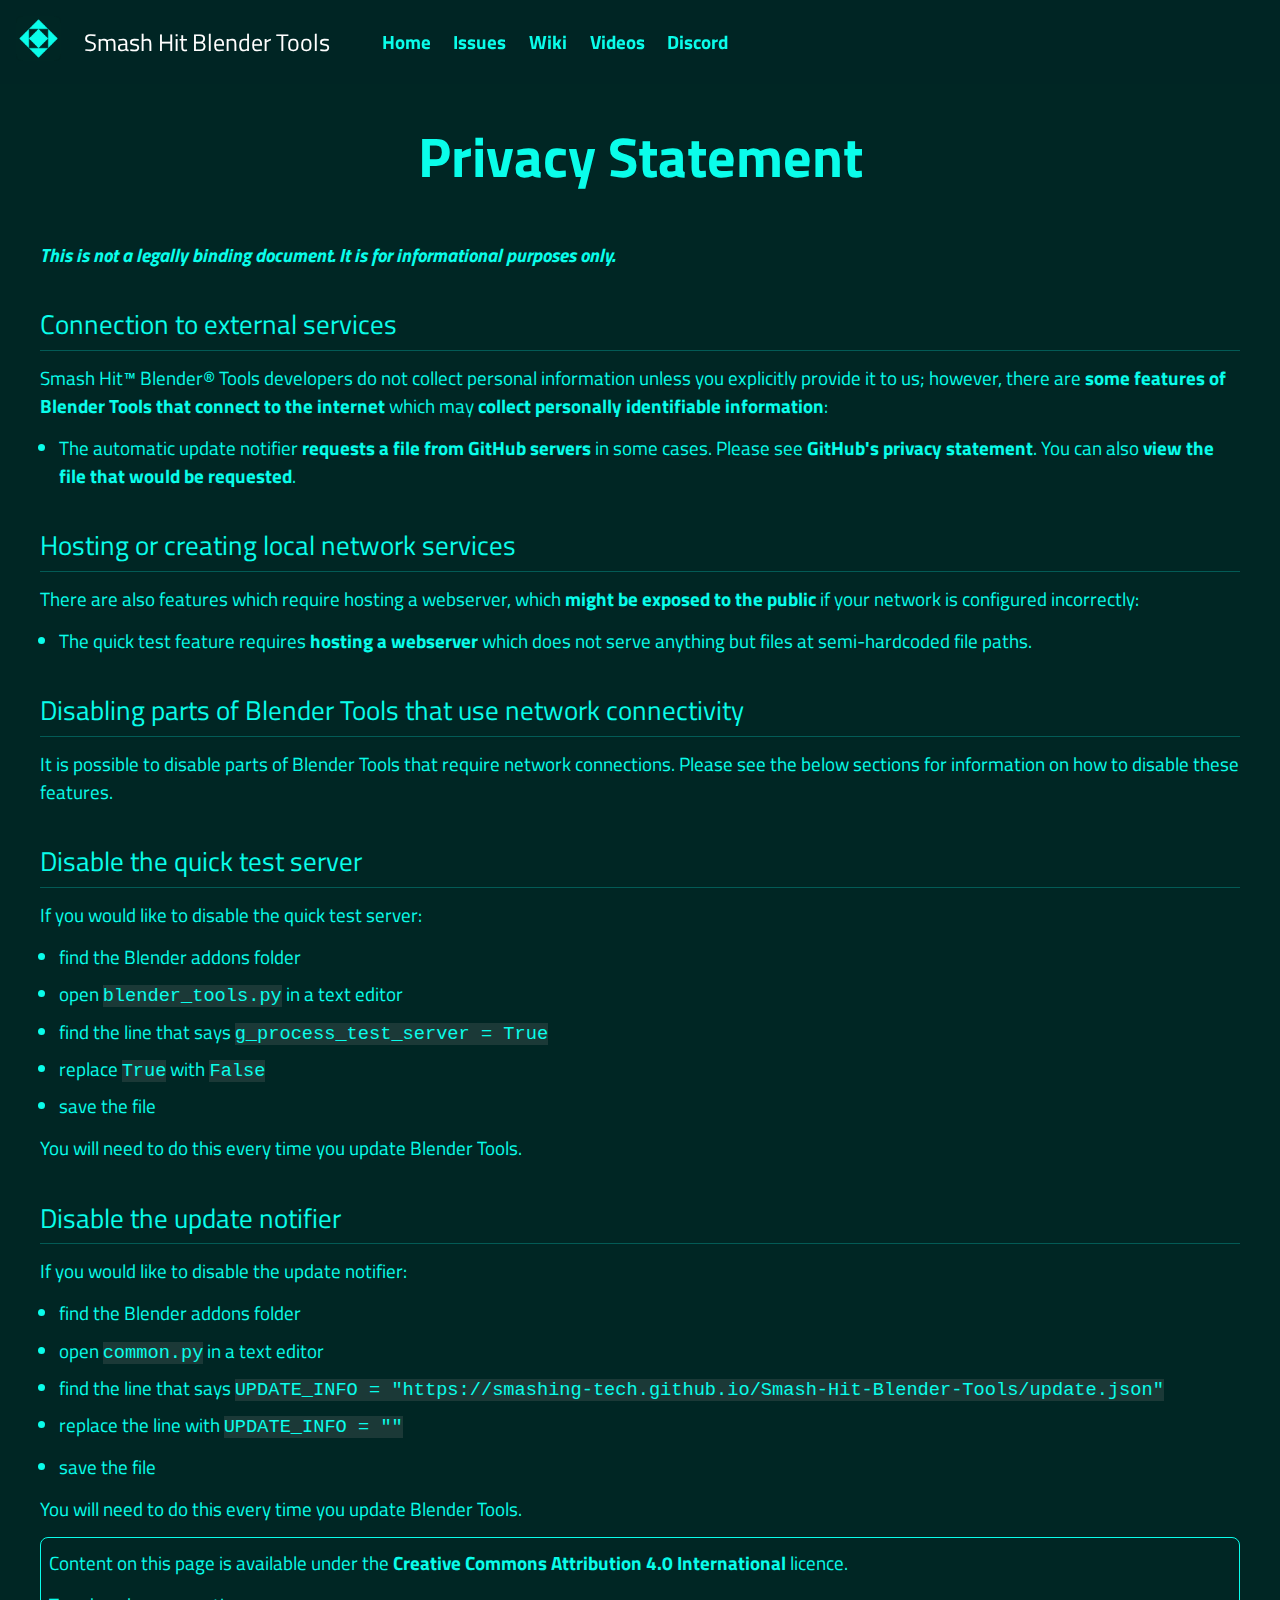
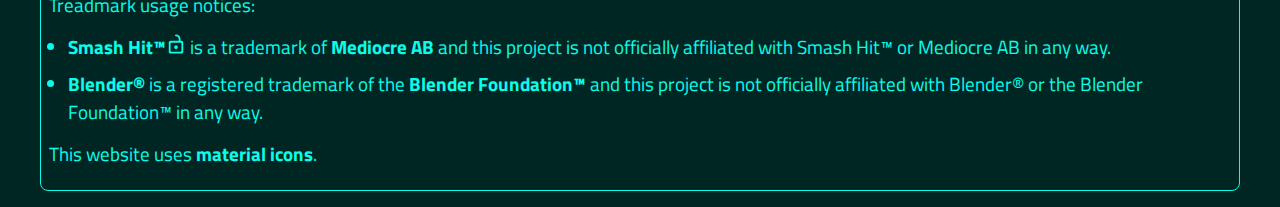
<file: d/docs/privacy.html>
<!DOCTYPE html>
<html>
	<head>
		<meta charset="utf-8"/>
		<link rel="shortcut icon" type="image/png" href="./icon.png"/>
		<link rel="stylesheet" href="./main.css"/>
		<title>Smash Hit™ Tools for Blender® &mdash; Privacy Statement</title>
		<meta name="description" content="Smash Hit™ Blender® Tools is an addon for the 3D modeling software Blender that allows the creation of Smash Hit segments."/>
		<meta name="keywords" content="Smash Hit, Modding, Blender, Level Editor, Segment Editor, Smash Hit Blender Tools, Carambola"/>
	</head>
	<body>
		<div class="navbar-section">
			<div class="cb-top-item"><img src="./icon.png" width="45px"/></div>
			<div class="cb-logo-item">Smash Hit Blender Tools</div>
			<div class="cb-top-item"><a href="index.html">Home</a></div>
			<div class="cb-top-item"><a href="https://github.com/Smashing-Tech/Smash-Hit-Blender-Tools/issues">Issues</a></div>
			<div class="cb-top-item"><a href="https://github.com/Smashing-Tech/Smash-Hit-Blender-Tools/wiki">Wiki</a></div>
			<div class="cb-top-item"><a href="https://www.youtube.com/playlist?list=PL9lOKwOG5hg6yscbrZwv4cXlM3tiHMrud">Videos</a></div>
			<div class="cb-top-item"><a href="https://discord.gg/sJvZPcafyN">Discord</a></div>
		</div>
		<div class="main-section nc-top nc-bottom">
			<h1 class="post-navbar-padding">Privacy Statement</h1>
			<p><b><i>This is not a legally binding document. It is for informational purposes only.</i></b></p>
			<h3>Connection to external services</h3>
			<p>Smash Hit™ Blender® Tools developers do not collect personal information unless you explicitly provide it to us; however, there are <b>some features of Blender Tools that connect to the internet</b> which may <b>collect personally identifiable information</b>:</p>
			<ul>
				<li>The automatic update notifier <b>requests a file from GitHub servers</b> in some cases. Please see <a href="https://docs.github.com/en/site-policy/privacy-policies/github-privacy-statement">GitHub's privacy statement</a>. You can also <a href="update.json">view the file that would be requested</a>.</li>
			</ul>
			<h3>Hosting or creating local network services</h3>
			<p>There are also features which require hosting a webserver, which <b>might be exposed to the public</b> if your network is configured incorrectly:</p>
			<ul>
				<li>The quick test feature requires <b>hosting a webserver</b> which does not serve anything but files at semi-hardcoded file paths.</li>
			</ul>
<!-- 			<p>Please keep in mind that the software used to run the webservers &mdash; Python's built-in web server &mdash; may have vulnerabilities that are outside of our control. In addition, you should note well that Python's server software is not built to optimise for security.</p> -->
			<h3>Disabling parts of Blender Tools that use network connectivity</h3>
			<p>It is possible to disable parts of Blender Tools that require network connections. Please see the below sections for information on how to disable these features.</p>
			<h3>Disable the quick test server</h3>
			<p>If you would like to disable the quick test server:
			<ul>
				<li>find the Blender addons folder</li>
				<li>open <code>blender_tools.py</code> in a text editor</li>
				<li>find the line that says <code>g_process_test_server = True</code></li>
				<li>replace <code>True</code> with <code>False</code></li>
				<li>save the file</li>
			</ul>
			<p>You will need to do this every time you update Blender Tools.</p>
			<h3>Disable the update notifier</h3>
			<p>If you would like to disable the update notifier:
			<ul>
				<li>find the Blender addons folder</li>
				<li>open <code>common.py</code> in a text editor</li>
				<li>find the line that says <code>UPDATE_INFO = "https://smashing-tech.github.io/Smash-Hit-Blender-Tools/update.json"</code></li>
				<li>replace the line with <code>UPDATE_INFO = ""</code></p></li>
				<li>save the file</li>
			</ul>
			<p>You will need to do this every time you update Blender Tools.</p>
			<div class="bottom-section">
				<p>Content on this page is available under the <a rel="license" href="https://creativecommons.org/licenses/by/4.0/legalcode">Creative Commons Attribution 4.0 International</a> licence.</p>
				<p>Treadmark usage notices:</p>
				<ul>
					<li><a class="insecure-link" href="http://smashhitgame.com/">Smash Hit™</a> is a trademark of <a href="https://mediocre.se">Mediocre AB</a> and this project is not officially affiliated with Smash Hit™ or Mediocre AB in any way.</li>
					<li><a href="https://blender.org/">Blender®</a> is a registered trademark of the <a href="https://www.blender.org/about/foundation/">Blender Foundation™</a> and this project is not officially affiliated with Blender® or the Blender Foundation™ in any way.</li>
				</ul>
				<p>This website uses <a href="https://fonts.google.com/icons?selected=Material+Icons">material icons</a>.</p>
			</div>
		</div>
	</body>
</html>
</file>
<file: docs/main.css>
/* Carambola Website CSS */
@import url('https://fonts.googleapis.com/css2?family=Titillium+Web:wght@400;700&display=swap');

/* Remove default padding */
* {
	margin: 0;
	padding: 0;
	--main-colour: #0AFDEA;
	--main-colour-bg: #002624;
	--main-colour-bg-dark: #001917;
	--font-face: "Titillium Web", sans-serif;
}

h1, h2, h3, h4, p, li, summary {
	font-family: var(--font-face);
	margin-top: 0.15em;
	margin-bottom: 0.5em;
}

h1 { font-size: 42pt; color: var(--main-colour); text-align: center; margin: 0.75em; }
h2 { font-size: 28pt; color: var(--main-colour); text-align: center; }
h3, summary { font-size: 20pt; font-weight: 400; border-bottom: 1px solid #0AFDEA40; padding-top: 0.8em; padding-bottom: 0.2em; }
h4 { font-size: 18pt; }
p, ul { font-size: 14pt; margin-bottom: 0.75em; }
ul { margin-left: 1em; }
.cb-quote { font-size: 20pt; line-height: 1.5; }

code {
	background: #8883;
}

.feature {
	font-size: 19pt;
	text-align: center;
	padding-bottom: 0.75em;
}

.billboard {
	border-radius: 0.5em;
/* 	box-shadow: 0 0.2em 0.4em #0000003f; */
}

a {
	color: var(--main-colour);
	text-decoration-line: none;
	transition: color 0.3s;
	font-weight: bold;
}

a:hover {
	color: #fff;
}

a.insecure-link::after {
	content: url("./lock_open.svg");
}

img {
	padding: 0;
}

::selection {
	background: var(--main-colour);
	color: #000;
}

body {
	background: var(--main-colour-bg);
	color: #fff;
}

.main-section {
	border: none;
	color: var(--main-colour);
	max-width: 75em;
	margin: auto;
	padding: 1em;
	border-radius: 0.5em;
}

/* Warning */
.warning-main {
	background: var(--main-colour-bg-dark);
	border-radius: 0.5em;
	overflow: auto;
	padding: 0.5em;
}

.tip-main {
	background: var(--main-colour-bg-dark);
	border-radius: 0.5em;
	overflow: auto;
	padding: 0.5em;
}

.warning-left {
	float: left;
	width: 32px;
}

.warning-right {
	float: right;
	width: calc(100% - 32px - 1em);
	padding-left: 1em;
}

/* NEW token */
.new-token {
	background: #0AFDEA;
	border-radius: 10000em;
	color: #000;
	padding: 0 0.35em;
}

.navbar-section {
/* 	-webkit-backdrop-filter: blur(1.25em); */
/* 	backdrop-filter: blur(1.25em); */
	background: var(--main-colour-bg-dark);
	border: none;
	padding: 1em;
	position: fixed;
	width: 100%;
}

.post-navbar-padding {
	padding-top: 1em;
}

.bottom-section {
	border: 1px solid var(--main-colour);
	border-radius: 0.5em;
	padding: 0.5em;
}

.cb-top-item {
	margin: 0;
	padding: 0;
	margin-right: 1.0em;
	font-size: 14pt;
	display: inline-block;
	vertical-align: middle;
	font-family: var(--font-face);
	max-height: 64px; /* Why did this fix it? */
}

.cb-logo-item {
	margin-right: 2em;
	font-size: 18pt;
	display: inline-block;
	vertical-align: middle;
	font-family: var(--font-face);
	color: var(--main-colour);
}

.nc-top {
	border-top-left-radius: 0;
	border-top-right-radius: 0;
}

.nc-bottom {
	border-bottom-left-radius: 0;
	border-bottom-right-radius: 0;
}

.top-section {
	border-top: none;
	border-radius: 0 0 0.5em 0.5em;
	margin-top: 0;
	vertical-align: middle;
	max-width: 50em;
}

.top-item {
	margin-right: 1.0em;
	font-size: 14pt;
	display: inline-block;
	vertical-align: middle;
}

/* This assumes that common.css has already been linked. */

.carambola-big {
	font-size: 24pt;
	font-weight: 700;
}

.carambola-download p {
	margin: 0;
}

.carambola-download {
	float: right;
	max-width: 20em;
	padding: 0.75em;
}

@keyframes glow {
	from {
		box-shadow: 0 0 2.5em var(--main-colour);
	}
	to {
		box-shadow: 0 0 3.25em var(--main-colour);
	}
}

.carambola-download-box {
	padding: 1em;
	border-radius: 0.5em;
	background: var(--main-colour);
	color: #000;
	cursor: pointer;
	overflow: auto;
	margin-bottom: 0.75em;
	transition: box-shadow 0.3s, background 0.3s;
}

.carambola-download-box:hover {
	background: #fff;
	animation-name: glow;
	animation-duration: 3s;
	animation-direction: alternate;
	animation-iteration-count: infinite;
	animation-timing-function: ease-in-out;
}

.carambola-download-box:active {
	background: #fff;
	box-shadow: 0 0 0 #00000080;
}

.carambola-download-left {
	float: left;
	width: 50px;
}

.carambola-download-right {
	float: right;
	width: calc(100% - 50px - 0.4em);
	padding-left: 0.4em;
}

.small-text {
	font-size: 10pt;
}
</file>
<file: d/docs/main.css>
/* Carambola Website CSS */
@import url('https://fonts.googleapis.com/css2?family=Titillium+Web:wght@400;700&display=swap');

/* Remove default padding */
* {
	margin: 0;
	padding: 0;
	--main-colour: #0AFDEA;
	--font-face: "Titillium Web", sans-serif;
}

h1, h2, h3, h4, p, li, summary {
	font-family: var(--font-face);
	margin-top: 0.15em;
	margin-bottom: 0.5em;
}

h1 { font-size: 42pt; color: var(--main-colour); text-align: center; margin: 0.75em; }
h2 { font-size: 28pt; color: var(--main-colour); text-align: center; }
h3, summary { font-size: 20pt; font-weight: 400; border-bottom: 1px solid #0AFDEA40; padding-top: 0.8em; padding-bottom: 0.2em; }
h4 { font-size: 18pt; }
p, ul { font-size: 14pt; margin-bottom: 0.75em; }
ul { margin-left: 1em; }
.cb-quote { font-size: 20pt; line-height: 1.5; }

code {
	background: #8883;
}

.feature {
	font-size: 19pt;
	text-align: center;
	padding-bottom: 0.75em;
}

.billboard {
	border-radius: 0.5em;
/* 	box-shadow: 0 0.2em 0.4em #0000003f; */
}

a {
	color: var(--main-colour);
	text-decoration-line: none;
	transition: color 0.3s;
	font-weight: bold;
}

a:hover {
	color: #fff;
}

a.insecure-link::after {
	content: url("./lock_open.svg");
}

::selection {
	background: var(--main-colour);
	color: #000;
}

body {
	background: #002624;
	color: #fff;
}

.main-section {
	border: none;
	color: var(--main-colour);
	max-width: 75em;
	margin: auto;
	padding: 1em;
	border-radius: 0.5em;
}

/* Warning */
.warning-main {
	background: #000;
	border-radius: 0.5em;
	overflow: auto;
	padding: 0.5em;
}

.tip-main {
	background: #000;
	border-radius: 0.5em;
	overflow: auto;
	padding: 0.5em;
}

.warning-left {
	float: left;
	width: 32px;
}

.warning-right {
	float: right;
	width: calc(100% - 32px - 1em);
	padding-left: 1em;
}

/* NEW token */
.new-token {
	background: #0AFDEA;
	border-radius: 10000em;
	color: #000;
	padding: 0 0.35em;
}

.navbar-section {
	-webkit-backdrop-filter: blur(1.25em);
	backdrop-filter: blur(1.25em);
	background: #002624e0;
	border: none;
	padding: 1em;
	position: fixed;
	width: 100%;
}

.post-navbar-padding {
	padding-top: 1em;
}

.bottom-section {
	border: 1px solid var(--main-colour);
	border-radius: 0.5em;
	padding: 0.5em;
}

@media (prefers-color-scheme: dark) {
	.navbar-section {
		background: #222a;
		color: #fff;
	}
}

.cb-top-item {
	margin-right: 1.0em;
	font-size: 14pt;
	display: inline-block;
	vertical-align: middle;
	font-family: var(--font-face);
}

.cb-logo-item {
	margin-right: 2em;
	font-size: 18pt;
	display: inline-block;
	vertical-align: middle;
	font-family: var(--font-face);
}

.nc-top {
	border-top-left-radius: 0;
	border-top-right-radius: 0;
}

.nc-bottom {
	border-bottom-left-radius: 0;
	border-bottom-right-radius: 0;
}

.top-section {
	border-top: none;
	border-radius: 0 0 0.5em 0.5em;
	margin-top: 0;
	vertical-align: middle;
	max-width: 50em;
}

.top-item {
	margin-right: 1.0em;
	font-size: 14pt;
	display: inline-block;
	vertical-align: middle;
}

/* This assumes that common.css has already been linked. */

.carambola-big {
	font-size: 24pt;
	font-weight: 700;
}

.carambola-download p {
	margin: 0;
}

.carambola-download {
	float: right;
	max-width: 20em;
	padding: 0.75em;
}

.carambola-download-box {
	padding: 1em;
	border-radius: 0.5em;
	background: var(--main-colour);
/* 	box-shadow: 0 0.2em 0.4em #0000003f; */
	color: #000;
	cursor: pointer;
	overflow: auto;
	margin-bottom: 0.75em;
	transition: background 0.3s;
	transition: box-shadow 0.3s;
}

.carambola-download-box:hover {
	background: #fff;
	box-shadow: 0 0.3em 0.6em #0000002f;
}

.carambola-download-box:active {
	background: #fff;
	box-shadow: 0 0 0 #00000080;
}

.carambola-download-left {
	float: left;
	width: 50px;
}

.carambola-download-right {
	float: right;
	width: calc(100% - 50px - 0.4em);
	padding-left: 0.4em;
}

.small-text {
	font-size: 10pt;
}
</file>
